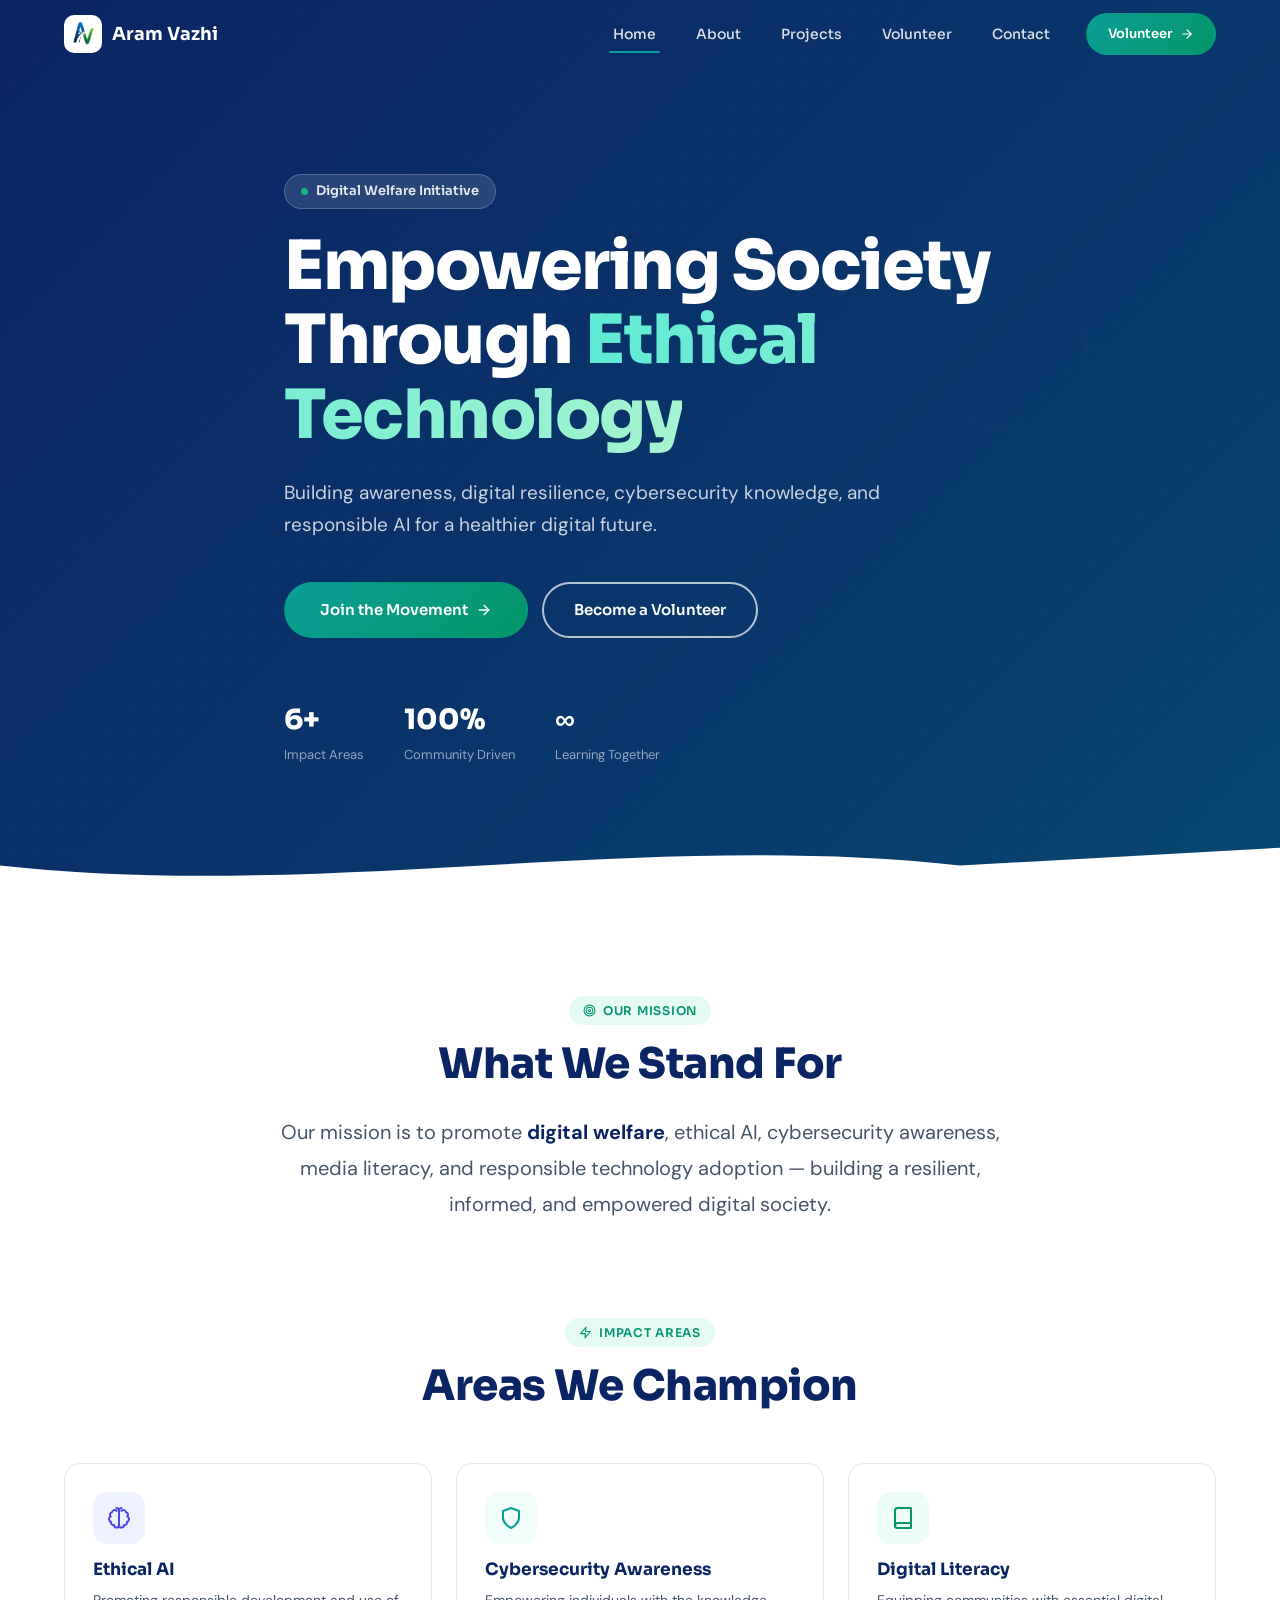
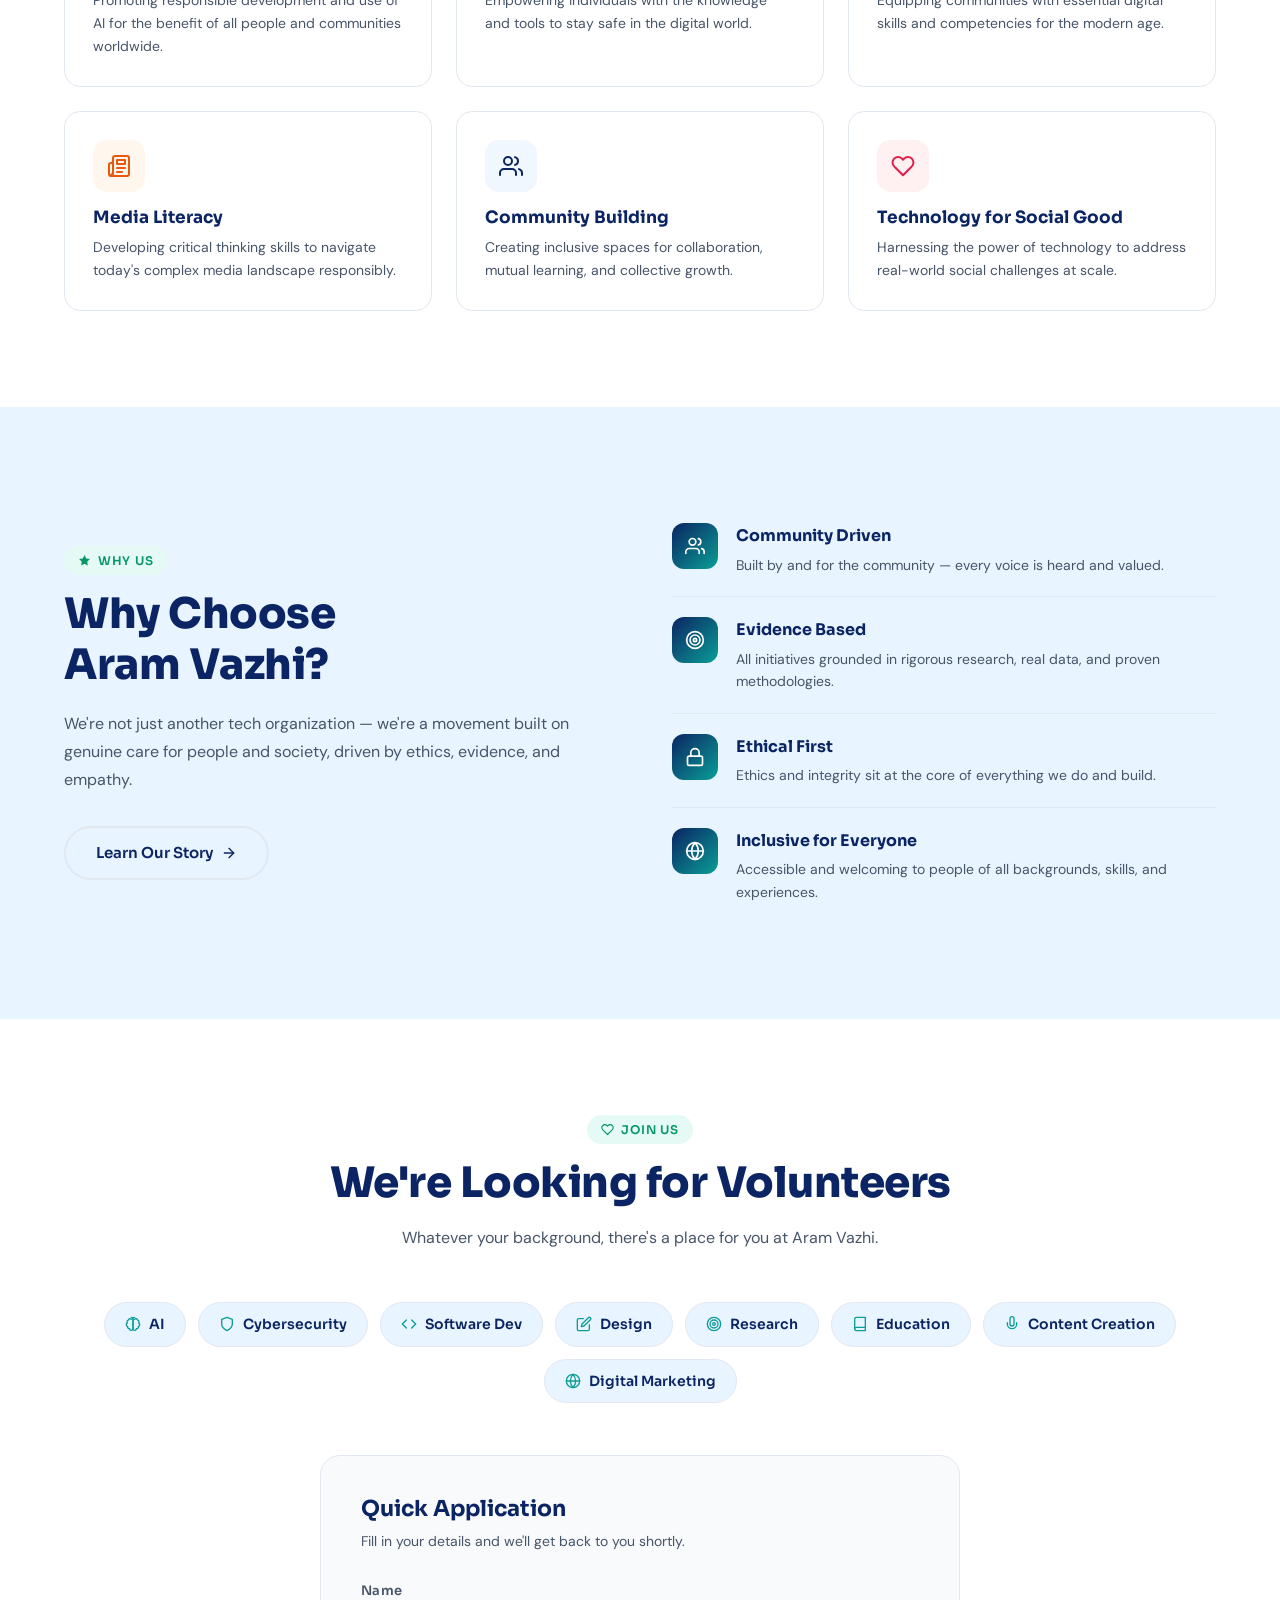
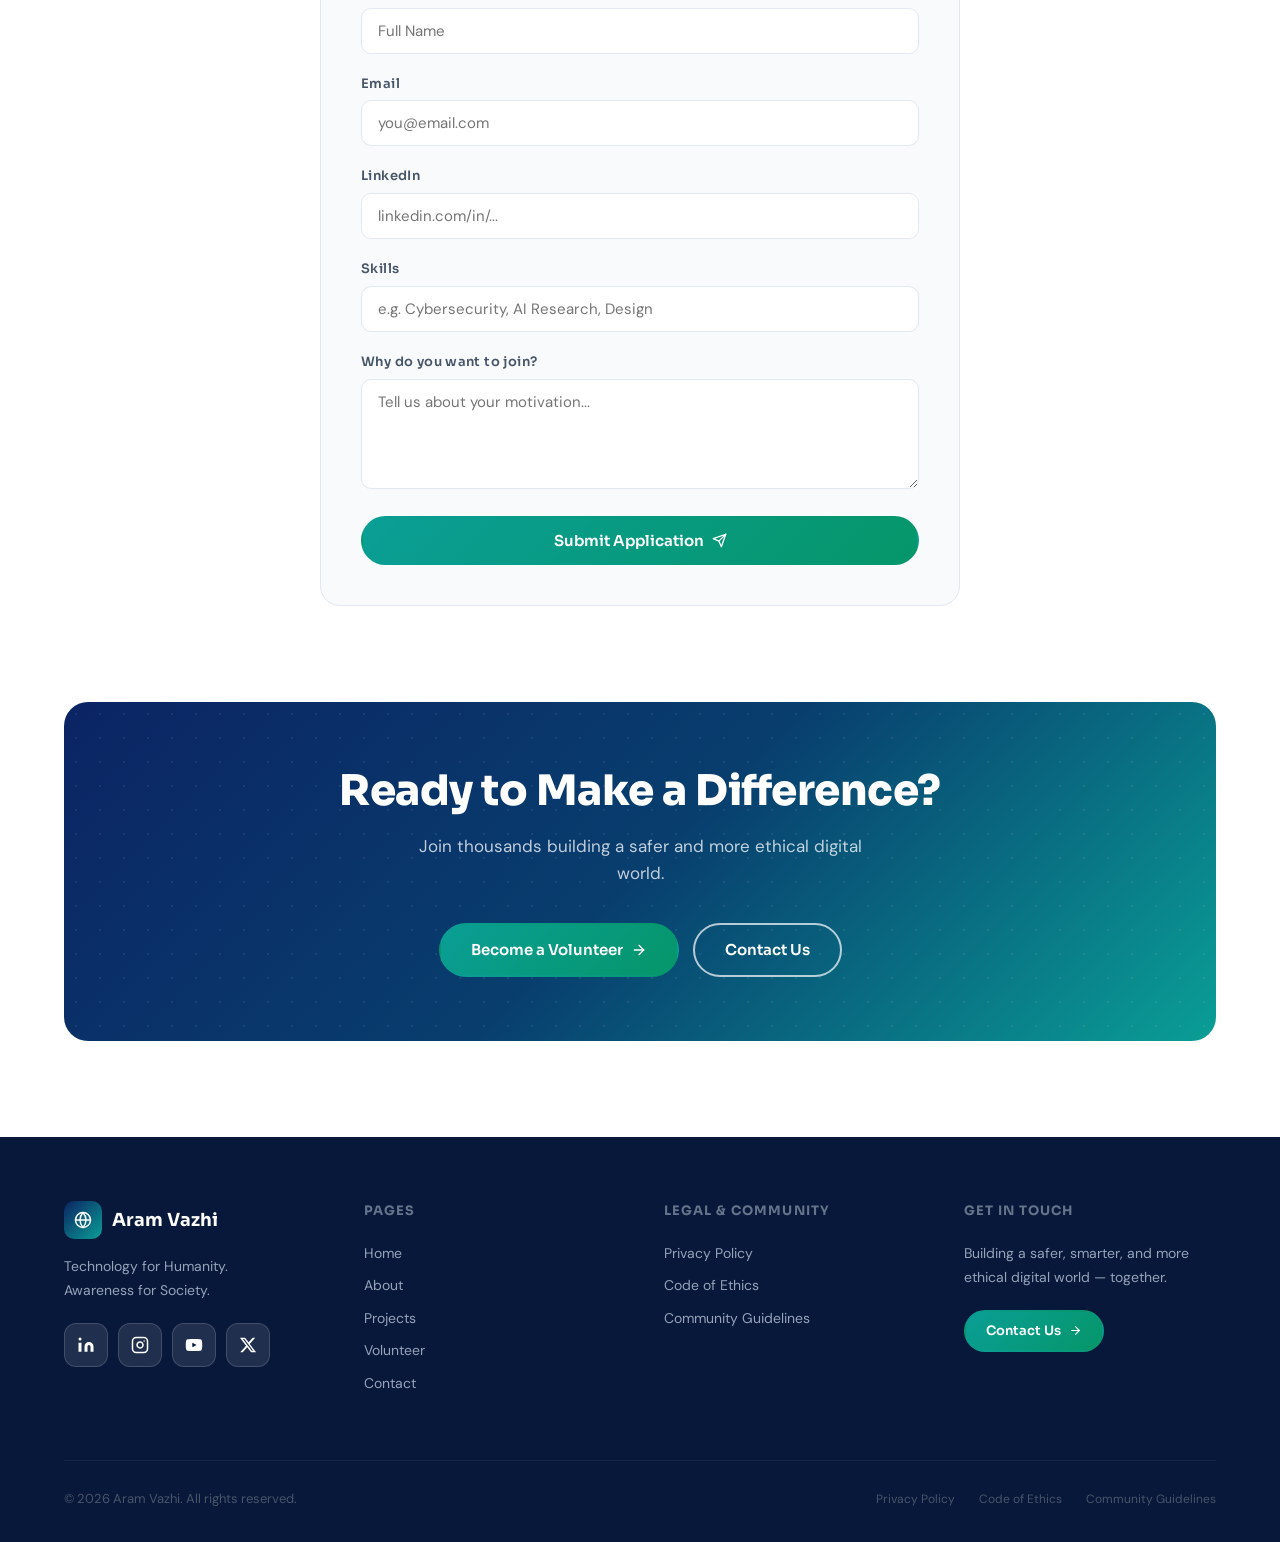
<file: index.html>
<!DOCTYPE html>
<html lang="en">
<head>
  <meta charset="UTF-8" />
  <meta name="viewport" content="width=device-width, initial-scale=1.0" />
  <title>Aram Vazhi — Empowering Society Through Ethical Technology</title>
  <meta name="description" content="Aram Vazhi is a digital welfare initiative focused on ethical technology, digital literacy, cybersecurity awareness, responsible AI, media literacy, and social impact." />
  <link rel="stylesheet" href="css/style.css" />
</head>
<body class="home-page">

  <!-- ═══════════════════════════════ NAVBAR ═══════════════════════════════ -->
  <nav id="navbar">
    <div class="nav-inner">
      <a href="index.html" class="nav-logo">
        <div class="nav-logo-icon">
          <img src="logo.png" alt="Company Logo" width="30" height="30">
      <!--     <svg width="18" height="18" /></svg> -->
        </div>
        <span class="nav-logo-text">Aram Vazhi</span>
      </a>
      <div class="nav-links">
        <a href="index.html"              class="nav-link">Home</a>
        <a href="about.html"              class="nav-link">About</a>
        <a href="projects.html"           class="nav-link">Projects</a>
        <a href="volunteer.html"          class="nav-link">Volunteer</a>
        <a href="contact.html"            class="nav-link">Contact</a>
        <a href="volunteer.html" class="btn btn-primary btn-sm">Volunteer
          <svg width="14" height="14" viewBox="0 0 24 24" fill="none" stroke="currentColor" stroke-width="2" stroke-linecap="round" stroke-linejoin="round"><line x1="5" y1="12" x2="19" y2="12"/><polyline points="12 5 19 12 12 19"/></svg>
        </a>
      </div>
      <button class="hamburger" id="hamburger" aria-label="Menu">
        <span></span><span></span><span></span>
      </button>
    </div>
    <div class="mobile-nav" id="mobile-nav">
      <a href="index.html">Home</a>
      <a href="about.html">About</a>
      <a href="projects.html">Projects</a>
      <a href="volunteer.html">Volunteer</a>
      <a href="contact.html">Contact</a>
      <a href="volunteer.html" class="btn btn-primary">Volunteer Now</a>
    </div>
  </nav>

  <!-- ═══════════════════════════════ HERO ═══════════════════════════════ -->
  <section class="hero">
    <div class="hero-dot-grid"></div>
    <div class="hero-circle" style="width:500px;height:500px;top:-150px;right:-100px;opacity:.15;"></div>
    <div class="hero-circle" style="width:300px;height:300px;bottom:50px;left:-80px;opacity:.10;"></div>
    <div class="hero-circle" style="width:160px;height:160px;top:30%;right:15%;opacity:.20;"></div>

    <div class="container" style="width:100%;">
      <div class="hero-content">
        <div class="hero-badge fade-up">
          <span class="hero-badge-dot"></span>
          <span class="hero-badge-text">Digital Welfare Initiative</span>
        </div>

        <h1 class="hero-title fade-up d1">
          Empowering Society Through
          <span class="text-gradient"> Ethical Technology</span>
        </h1>

        <p class="hero-subtitle fade-up d2">
          Building awareness, digital resilience, cybersecurity knowledge, and responsible AI for a healthier digital future.
        </p>

        <div class="hero-buttons fade-up d3">
          <a href="volunteer.html" class="btn btn-primary" style="font-size:15px;padding:14px 34px;">
            Join the Movement
            <svg width="16" height="16" viewBox="0 0 24 24" fill="none" stroke="currentColor" stroke-width="2" stroke-linecap="round" stroke-linejoin="round"><line x1="5" y1="12" x2="19" y2="12"/><polyline points="12 5 19 12 12 19"/></svg>
          </a>
          <a href="volunteer.html" class="btn btn-outline" style="font-size:15px;">Become a Volunteer</a>
        </div>

        <div class="hero-stats fade-up d4">
          <div><div class="hero-stat-num">6+</div><div class="hero-stat-label">Impact Areas</div></div>
          <div><div class="hero-stat-num">100%</div><div class="hero-stat-label">Community Driven</div></div>
          <div><div class="hero-stat-num">∞</div><div class="hero-stat-label">Learning Together</div></div>
        </div>
      </div>
    </div>

    <svg class="hero-wave" viewBox="0 0 1440 80" preserveAspectRatio="none" xmlns="http://www.w3.org/2000/svg">
      <path d="M0,80 L0,40 C360,80 720,0 1080,40 L1440,20 L1440,80 Z" fill="#fff"/>
    </svg>
  </section>

  <!-- ═══════════════════════════════ MISSION ═══════════════════════════════ -->
  <section class="section reveal" style="background:#fff;">
    <div class="container text-center">
      <div class="section-badge">
        <svg width="13" height="13" viewBox="0 0 24 24" fill="none" stroke="currentColor" stroke-width="2" stroke-linecap="round" stroke-linejoin="round"><circle cx="12" cy="12" r="10"/><circle cx="12" cy="12" r="6"/><circle cx="12" cy="12" r="2"/></svg>
        Our Mission
      </div>
      <h2 class="heading-md text-navy" style="margin-bottom:24px;">What We Stand For</h2>
      <p style="font-size:clamp(16px,2vw,20px);color:var(--gray-600);line-height:1.8;max-width:760px;margin:0 auto;">
        Our mission is to promote <strong style="color:var(--navy);">digital welfare</strong>, ethical AI, cybersecurity awareness, media literacy, and responsible technology adoption — building a resilient, informed, and empowered digital society.
      </p>
    </div>
  </section>

  <!-- ═══════════════════════════════ IMPACT AREAS ═══════════════════════════════ -->
  <section class="reveal" style="padding:0 24px 96px;background:#fff;">
    <div class="container">
      <div class="text-center" style="margin-bottom:52px;">
        <div class="section-badge">
          <svg width="13" height="13" viewBox="0 0 24 24" fill="none" stroke="currentColor" stroke-width="2" stroke-linecap="round" stroke-linejoin="round"><polygon points="13 2 3 14 12 14 11 22 21 10 12 10 13 2"/></svg>
          Impact Areas
        </div>
        <h2 class="heading-md text-navy">Areas We Champion</h2>
      </div>
      <div class="grid-3">
        <!-- Card 1 -->
        <div class="card"><div class="card-body">
          <div class="card-icon ic-indigo"><svg width="24" height="24" viewBox="0 0 24 24" fill="none" stroke="#4F46E5" stroke-width="2" stroke-linecap="round" stroke-linejoin="round"><path d="M9.5 2A2.5 2.5 0 0 1 12 4.5v15a2.5 2.5 0 0 1-4.96-.44 2.5 2.5 0 0 1-2.96-3.08 3 3 0 0 1-.34-5.58 2.5 2.5 0 0 1 1.32-4.24 2.5 2.5 0 0 1 4.44-1.16"/><path d="M14.5 2A2.5 2.5 0 0 0 12 4.5v15a2.5 2.5 0 0 0 4.96-.44 2.5 2.5 0 0 0 2.96-3.08 3 3 0 0 0 .34-5.58 2.5 2.5 0 0 0-1.32-4.24 2.5 2.5 0 0 0-4.44-1.16"/></svg></div>
          <h3 class="card-title">Ethical AI</h3>
          <p class="card-text">Promoting responsible development and use of AI for the benefit of all people and communities worldwide.</p>
        </div></div>
        <!-- Card 2 -->
        <div class="card"><div class="card-body">
          <div class="card-icon ic-teal"><svg width="24" height="24" viewBox="0 0 24 24" fill="none" stroke="#0A9E96" stroke-width="2" stroke-linecap="round" stroke-linejoin="round"><path d="M12 22s8-4 8-10V5l-8-3-8 3v7c0 6 8 10 8 10z"/></svg></div>
          <h3 class="card-title">Cybersecurity Awareness</h3>
          <p class="card-text">Empowering individuals with the knowledge and tools to stay safe in the digital world.</p>
        </div></div>
        <!-- Card 3 -->
        <div class="card"><div class="card-body">
          <div class="card-icon ic-green"><svg width="24" height="24" viewBox="0 0 24 24" fill="none" stroke="#059669" stroke-width="2" stroke-linecap="round" stroke-linejoin="round"><path d="M4 19.5A2.5 2.5 0 0 1 6.5 17H20"/><path d="M6.5 2H20v20H6.5A2.5 2.5 0 0 1 4 19.5v-15A2.5 2.5 0 0 1 6.5 2z"/></svg></div>
          <h3 class="card-title">Digital Literacy</h3>
          <p class="card-text">Equipping communities with essential digital skills and competencies for the modern age.</p>
        </div></div>
        <!-- Card 4 -->
        <div class="card"><div class="card-body">
          <div class="card-icon ic-orange"><svg width="24" height="24" viewBox="0 0 24 24" fill="none" stroke="#EA580C" stroke-width="2" stroke-linecap="round" stroke-linejoin="round"><path d="M4 22h16a2 2 0 0 0 2-2V4a2 2 0 0 0-2-2H8a2 2 0 0 0-2 2v16a2 2 0 0 0-2 2Zm0 0a2 2 0 0 1-2-2v-9c0-1.1.9-2 2-2h2"/><path d="M18 14h-8"/><path d="M15 18h-5"/><path d="M10 6h8v4h-8V6Z"/></svg></div>
          <h3 class="card-title">Media Literacy</h3>
          <p class="card-text">Developing critical thinking skills to navigate today's complex media landscape responsibly.</p>
        </div></div>
        <!-- Card 5 -->
        <div class="card"><div class="card-body">
          <div class="card-icon ic-blue"><svg width="24" height="24" viewBox="0 0 24 24" fill="none" stroke="#0B2463" stroke-width="2" stroke-linecap="round" stroke-linejoin="round"><path d="M17 21v-2a4 4 0 0 0-4-4H5a4 4 0 0 0-4 4v2"/><circle cx="9" cy="7" r="4"/><path d="M23 21v-2a4 4 0 0 0-3-3.87"/><path d="M16 3.13a4 4 0 0 1 0 7.75"/></svg></div>
          <h3 class="card-title">Community Building</h3>
          <p class="card-text">Creating inclusive spaces for collaboration, mutual learning, and collective growth.</p>
        </div></div>
        <!-- Card 6 -->
        <div class="card"><div class="card-body">
          <div class="card-icon ic-red"><svg width="24" height="24" viewBox="0 0 24 24" fill="none" stroke="#E11D48" stroke-width="2" stroke-linecap="round" stroke-linejoin="round"><path d="M20.84 4.61a5.5 5.5 0 0 0-7.78 0L12 5.67l-1.06-1.06a5.5 5.5 0 0 0-7.78 7.78l1.06 1.06L12 21.23l7.78-7.78 1.06-1.06a5.5 5.5 0 0 0 0-7.78z"/></svg></div>
          <h3 class="card-title">Technology for Social Good</h3>
          <p class="card-text">Harnessing the power of technology to address real-world social challenges at scale.</p>
        </div></div>
      </div>
    </div>
  </section>

  <!-- ═══════════════════════════════ WHY ARAM VAZHI ═══════════════════════════════ -->
  <section class="section reveal" style="background:var(--sky);">
    <div class="container">
      <div class="grid-2">
        <div>
          <div class="section-badge">
            <svg width="13" height="13" viewBox="0 0 24 24" fill="#059669" stroke="none"><polygon points="12 2 15.09 8.26 22 9.27 17 14.14 18.18 21.02 12 17.77 5.82 21.02 7 14.14 2 9.27 8.91 8.26 12 2"/></svg>
            Why Us
          </div>
          <h2 class="heading-md text-navy" style="margin-bottom:20px;">Why Choose<br>Aram Vazhi?</h2>
          <p style="font-size:16px;color:var(--gray-600);line-height:1.75;margin-bottom:32px;">
            We're not just another tech organization — we're a movement built on genuine care for people and society, driven by ethics, evidence, and empathy.
          </p>
          <a href="about.html" class="btn btn-secondary">
            Learn Our Story
            <svg width="16" height="16" viewBox="0 0 24 24" fill="none" stroke="currentColor" stroke-width="2" stroke-linecap="round" stroke-linejoin="round"><line x1="5" y1="12" x2="19" y2="12"/><polyline points="12 5 19 12 12 19"/></svg>
          </a>
        </div>
        <div>
          <div class="why-item">
            <div class="why-icon"><svg width="20" height="20" viewBox="0 0 24 24" fill="none" stroke="#fff" stroke-width="2" stroke-linecap="round" stroke-linejoin="round"><path d="M17 21v-2a4 4 0 0 0-4-4H5a4 4 0 0 0-4 4v2"/><circle cx="9" cy="7" r="4"/><path d="M23 21v-2a4 4 0 0 0-3-3.87"/><path d="M16 3.13a4 4 0 0 1 0 7.75"/></svg></div>
            <div><div class="why-title">Community Driven</div><p class="why-text">Built by and for the community — every voice is heard and valued.</p></div>
          </div>
          <div class="why-item">
            <div class="why-icon"><svg width="20" height="20" viewBox="0 0 24 24" fill="none" stroke="#fff" stroke-width="2" stroke-linecap="round" stroke-linejoin="round"><circle cx="12" cy="12" r="10"/><circle cx="12" cy="12" r="6"/><circle cx="12" cy="12" r="2"/></svg></div>
            <div><div class="why-title">Evidence Based</div><p class="why-text">All initiatives grounded in rigorous research, real data, and proven methodologies.</p></div>
          </div>
          <div class="why-item">
            <div class="why-icon"><svg width="20" height="20" viewBox="0 0 24 24" fill="none" stroke="#fff" stroke-width="2" stroke-linecap="round" stroke-linejoin="round"><rect x="3" y="11" width="18" height="11" rx="2" ry="2"/><path d="M7 11V7a5 5 0 0 1 10 0v4"/></svg></div>
            <div><div class="why-title">Ethical First</div><p class="why-text">Ethics and integrity sit at the core of everything we do and build.</p></div>
          </div>
          <div class="why-item">
            <div class="why-icon"><svg width="20" height="20" viewBox="0 0 24 24" fill="none" stroke="#fff" stroke-width="2" stroke-linecap="round" stroke-linejoin="round"><circle cx="12" cy="12" r="10"/><line x1="2" y1="12" x2="22" y2="12"/><path d="M12 2a15.3 15.3 0 0 1 4 10 15.3 15.3 0 0 1-4 10 15.3 15.3 0 0 1-4-10 15.3 15.3 0 0 1 4-10z"/></svg></div>
            <div><div class="why-title">Inclusive for Everyone</div><p class="why-text">Accessible and welcoming to people of all backgrounds, skills, and experiences.</p></div>
          </div>
        </div>
      </div>
    </div>
  </section>

  <!-- ═══════════════════════════════ VOLUNTEER INVITE ═══════════════════════════════ -->
  <section class="section reveal" style="background:#fff;">
    <div class="container">
      <div class="text-center" style="margin-bottom:52px;">
        <div class="section-badge">
          <svg width="13" height="13" viewBox="0 0 24 24" fill="none" stroke="currentColor" stroke-width="2" stroke-linecap="round" stroke-linejoin="round"><path d="M20.84 4.61a5.5 5.5 0 0 0-7.78 0L12 5.67l-1.06-1.06a5.5 5.5 0 0 0-7.78 7.78l1.06 1.06L12 21.23l7.78-7.78 1.06-1.06a5.5 5.5 0 0 0 0-7.78z"/></svg>
          Join Us
        </div>
        <h2 class="heading-md text-navy" style="margin-bottom:16px;">We're Looking for Volunteers</h2>
        <p style="font-size:16px;color:var(--gray-600);max-width:560px;margin:0 auto;">Whatever your background, there's a place for you at Aram Vazhi.</p>
      </div>

      <div class="chips">
        <div class="chip"><svg width="16" height="16" viewBox="0 0 24 24" fill="none" stroke="var(--teal)" stroke-width="2" stroke-linecap="round" stroke-linejoin="round"><path d="M9.5 2A2.5 2.5 0 0 1 12 4.5v15a2.5 2.5 0 0 1-4.96-.44 2.5 2.5 0 0 1-2.96-3.08 3 3 0 0 1-.34-5.58 2.5 2.5 0 0 1 1.32-4.24 2.5 2.5 0 0 1 4.44-1.16"/><path d="M14.5 2A2.5 2.5 0 0 0 12 4.5v15a2.5 2.5 0 0 0 4.96-.44 2.5 2.5 0 0 0 2.96-3.08 3 3 0 0 0 .34-5.58 2.5 2.5 0 0 0-1.32-4.24 2.5 2.5 0 0 0-4.44-1.16"/></svg><span class="chip-label">AI</span></div>
        <div class="chip"><svg width="16" height="16" viewBox="0 0 24 24" fill="none" stroke="var(--teal)" stroke-width="2" stroke-linecap="round" stroke-linejoin="round"><path d="M12 22s8-4 8-10V5l-8-3-8 3v7c0 6 8 10 8 10z"/></svg><span class="chip-label">Cybersecurity</span></div>
        <div class="chip"><svg width="16" height="16" viewBox="0 0 24 24" fill="none" stroke="var(--teal)" stroke-width="2" stroke-linecap="round" stroke-linejoin="round"><polyline points="16 18 22 12 16 6"/><polyline points="8 6 2 12 8 18"/></svg><span class="chip-label">Software Dev</span></div>
        <div class="chip"><svg width="16" height="16" viewBox="0 0 24 24" fill="none" stroke="var(--teal)" stroke-width="2" stroke-linecap="round" stroke-linejoin="round"><path d="M11 4H4a2 2 0 0 0-2 2v14a2 2 0 0 0 2 2h14a2 2 0 0 0 2-2v-7"/><path d="M18.5 2.5a2.121 2.121 0 0 1 3 3L12 15l-4 1 1-4 9.5-9.5z"/></svg><span class="chip-label">Design</span></div>
        <div class="chip"><svg width="16" height="16" viewBox="0 0 24 24" fill="none" stroke="var(--teal)" stroke-width="2" stroke-linecap="round" stroke-linejoin="round"><circle cx="12" cy="12" r="10"/><circle cx="12" cy="12" r="6"/><circle cx="12" cy="12" r="2"/></svg><span class="chip-label">Research</span></div>
        <div class="chip"><svg width="16" height="16" viewBox="0 0 24 24" fill="none" stroke="var(--teal)" stroke-width="2" stroke-linecap="round" stroke-linejoin="round"><path d="M4 19.5A2.5 2.5 0 0 1 6.5 17H20"/><path d="M6.5 2H20v20H6.5A2.5 2.5 0 0 1 4 19.5v-15A2.5 2.5 0 0 1 6.5 2z"/></svg><span class="chip-label">Education</span></div>
        <div class="chip"><svg width="16" height="16" viewBox="0 0 24 24" fill="none" stroke="var(--teal)" stroke-width="2" stroke-linecap="round" stroke-linejoin="round"><path d="M12 1a3 3 0 0 0-3 3v8a3 3 0 0 0 6 0V4a3 3 0 0 0-3-3z"/><path d="M19 10v2a7 7 0 0 1-14 0v-2"/></svg><span class="chip-label">Content Creation</span></div>
        <div class="chip"><svg width="16" height="16" viewBox="0 0 24 24" fill="none" stroke="var(--teal)" stroke-width="2" stroke-linecap="round" stroke-linejoin="round"><circle cx="12" cy="12" r="10"/><line x1="2" y1="12" x2="22" y2="12"/><path d="M12 2a15.3 15.3 0 0 1 4 10 15.3 15.3 0 0 1-4 10 15.3 15.3 0 0 1-4-10 15.3 15.3 0 0 1 4-10z"/></svg><span class="chip-label">Digital Marketing</span></div>
      </div>

      <!-- Quick form -->
      <div style="max-width:640px;margin:0 auto;" class="form-card-bg">
        <h3 style="font-family:var(--font-display);font-weight:700;font-size:22px;color:var(--navy);margin-bottom:8px;">Quick Application</h3>
        <p style="font-size:14px;color:var(--gray-600);margin-bottom:28px;">Fill in your details and we'll get back to you shortly.</p>

        <form id="quick-form" action="https://api.web3forms.com/submit" method="POST">
          <input type="hidden" name="access_key" value="4113a6d6-320a-4533-b79f-c2c8db5e5feb">
          <div class="form-group"><label class="form-label">Name</label><input class="form-input" type="text" name="name" placeholder="Full Name" required></div>
          <div class="form-group"><label class="form-label">Email</label><input class="form-input" type="email" name="email" placeholder="you@email.com" required></div>
          <div class="form-group"><label class="form-label">LinkedIn</label><input class="form-input" type="url" name="linkedin" placeholder="linkedin.com/in/..."></div>
          <div class="form-group"><label class="form-label">Skills</label><input class="form-input" type="text" name="skills" placeholder="e.g. Cybersecurity, AI Research, Design"></div>
          <div class="form-group"><label class="form-label">Why do you want to join?</label><textarea class="form-textarea" name="message" placeholder="Tell us about your motivation..."></textarea></div>
          <button type="submit" class="btn btn-primary" style="width:100%;justify-content:center;font-size:15px;">
            Submit Application
            <svg width="15" height="15" viewBox="0 0 24 24" fill="none" stroke="currentColor" stroke-width="2" stroke-linecap="round" stroke-linejoin="round"><line x1="22" y1="2" x2="11" y2="13"/><polygon points="22 2 15 22 11 13 2 9 22 2"/></svg>
          </button>
        </form>

        <div class="success-box" id="quick-success">
          <div class="success-icon"><svg width="32" height="32" viewBox="0 0 24 24" fill="none" stroke="#059669" stroke-width="2.5" stroke-linecap="round" stroke-linejoin="round"><polyline points="20 6 9 17 4 12"/></svg></div>
          <div class="success-title">Application Received!</div>
          <p class="success-text">Thank you for your interest. We'll be in touch soon.</p>
        </div>
      </div>
    </div>
  </section>

  <!-- ═══════════════════════════════ CTA BANNER ═══════════════════════════════ -->
  <section class="reveal" style="padding:0 24px 96px;">
    <div class="container">
      <div class="cta-banner">
        <div class="cta-banner-dots"></div>
        <div class="cta-banner-content">
          <h2 class="heading-md" style="color:#fff;margin-bottom:16px;">Ready to Make a Difference?</h2>
          <p>Join thousands building a safer and more ethical digital world.</p>
          <div class="cta-banner-btns">
            <a href="volunteer.html" class="btn btn-primary">Become a Volunteer <svg width="16" height="16" viewBox="0 0 24 24" fill="none" stroke="currentColor" stroke-width="2" stroke-linecap="round" stroke-linejoin="round"><line x1="5" y1="12" x2="19" y2="12"/><polyline points="12 5 19 12 12 19"/></svg></a>
            <a href="contact.html"   class="btn btn-outline">Contact Us</a>
          </div>
        </div>
      </div>
    </div>
  </section>

  <!-- ═══════════════════════════════ FOOTER ═══════════════════════════════ -->
  <footer class="footer">
    <div class="container">
      <div class="footer-grid">
        <div>
          <a href="index.html" class="footer-logo">
            <div class="footer-logo-icon"><svg width="18" height="18" viewBox="0 0 24 24" fill="none" stroke="#fff" stroke-width="2" stroke-linecap="round" stroke-linejoin="round"><circle cx="12" cy="12" r="10"/><line x1="2" y1="12" x2="22" y2="12"/><path d="M12 2a15.3 15.3 0 0 1 4 10 15.3 15.3 0 0 1-4 10 15.3 15.3 0 0 1-4-10 15.3 15.3 0 0 1 4-10z"/></svg></div>
            <span class="footer-logo-name">Aram Vazhi</span>
          </a>
          <p class="footer-tagline">Technology for Humanity.<br>Awareness for Society.</p>
          <div class="footer-socials">
            <a href="#" class="footer-social-btn" aria-label="LinkedIn"><svg width="18" height="18" viewBox="0 0 24 24" fill="#fff"><path d="M16 8a6 6 0 0 1 6 6v7h-4v-7a2 2 0 0 0-2-2 2 2 0 0 0-2 2v7h-4v-7a6 6 0 0 1 6-6z"/><rect x="2" y="9" width="4" height="12"/><circle cx="4" cy="4" r="2"/></svg></a>
            <a href="#" class="footer-social-btn" aria-label="Instagram"><svg width="18" height="18" viewBox="0 0 24 24" fill="none" stroke="#fff" stroke-width="2" stroke-linecap="round" stroke-linejoin="round"><rect x="2" y="2" width="20" height="20" rx="5" ry="5"/><path d="M16 11.37A4 4 0 1 1 12.63 8 4 4 0 0 1 16 11.37z"/><line x1="17.5" y1="6.5" x2="17.51" y2="6.5"/></svg></a>
            <a href="#" class="footer-social-btn" aria-label="YouTube"><svg width="18" height="18" viewBox="0 0 24 24" fill="#fff"><path d="M22.54 6.42a2.78 2.78 0 0 0-1.95-1.96C18.88 4 12 4 12 4s-6.88 0-8.59.46a2.78 2.78 0 0 0-1.95 1.96A29 29 0 0 0 1 12a29 29 0 0 0 .46 5.58A2.78 2.78 0 0 0 3.41 19.6C5.12 20.06 12 20.06 12 20.06s6.88 0 8.59-.46a2.78 2.78 0 0 0 1.95-1.95A29 29 0 0 0 23 12a29 29 0 0 0-.46-5.58z"/><polygon points="9.75 15.02 15.5 12 9.75 8.98 9.75 15.02" fill="#08183A"/></svg></a>
            <a href="#" class="footer-social-btn" aria-label="X"><svg width="18" height="18" viewBox="0 0 24 24" fill="#fff"><path d="M18.244 2.25h3.308l-7.227 8.26 8.502 11.24H16.17l-5.214-6.817L4.99 21.75H1.68l7.73-8.835L1.254 2.25H8.08l4.713 6.231zm-1.161 17.52h1.833L7.084 4.126H5.117z"/></svg></a>
          </div>
        </div>
        <div>
          <div class="footer-col-title">Pages</div>
          <a href="index.html"     class="footer-link">Home</a>
          <a href="about.html"     class="footer-link">About</a>
          <a href="projects.html"  class="footer-link">Projects</a>
          <a href="volunteer.html" class="footer-link">Volunteer</a>
          <a href="contact.html"   class="footer-link">Contact</a>
        </div>
        <div>
          <div class="footer-col-title">Legal &amp; Community</div>
          <a href="privacy-policy.html"       class="footer-link">Privacy Policy</a>
          <a href="code-of-ethics.html"       class="footer-link">Code of Ethics</a>
          <a href="community-guidelines.html" class="footer-link">Community Guidelines</a>
        </div>
        <div>
          <div class="footer-col-title">Get in Touch</div>
          <p style="color:#94A3B8;font-size:14px;line-height:1.7;margin-bottom:20px;">Building a safer, smarter, and more ethical digital world — together.</p>
          <a href="contact.html" class="btn btn-primary btn-sm">Contact Us <svg width="13" height="13" viewBox="0 0 24 24" fill="none" stroke="currentColor" stroke-width="2" stroke-linecap="round" stroke-linejoin="round"><line x1="5" y1="12" x2="19" y2="12"/><polyline points="12 5 19 12 12 19"/></svg></a>
        </div>
      </div>
      <div class="footer-bottom">
        <span class="footer-copy">© <span id="yr"></span> Aram Vazhi. All rights reserved.</span>
        <div class="footer-legal">
          <a href="privacy-policy.html">Privacy Policy</a>
          <a href="code-of-ethics.html">Code of Ethics</a>
          <a href="community-guidelines.html">Community Guidelines</a>
        </div>
      </div>
    </div>
  </footer>

  <script src="js/main.js"></script>
  <script>document.getElementById('yr').textContent = new Date().getFullYear();</script>
</body>
</html>
</file>
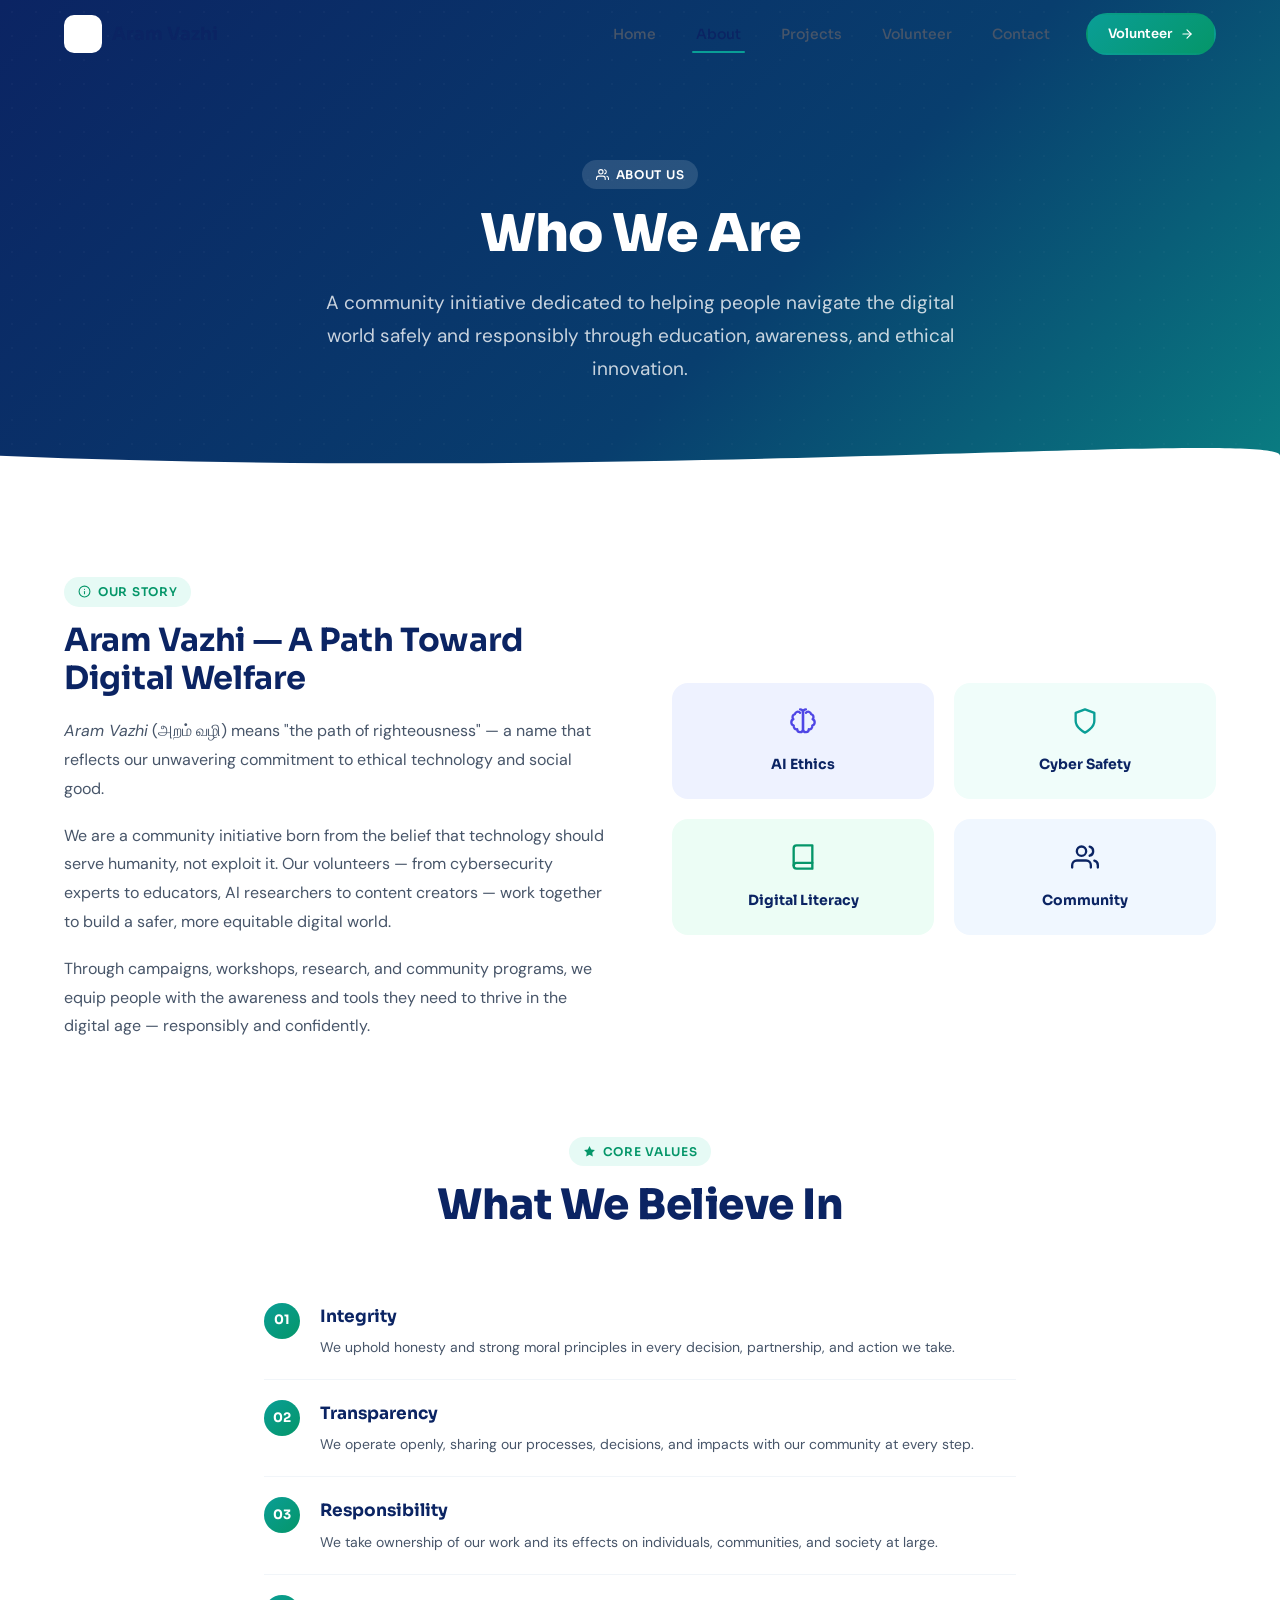
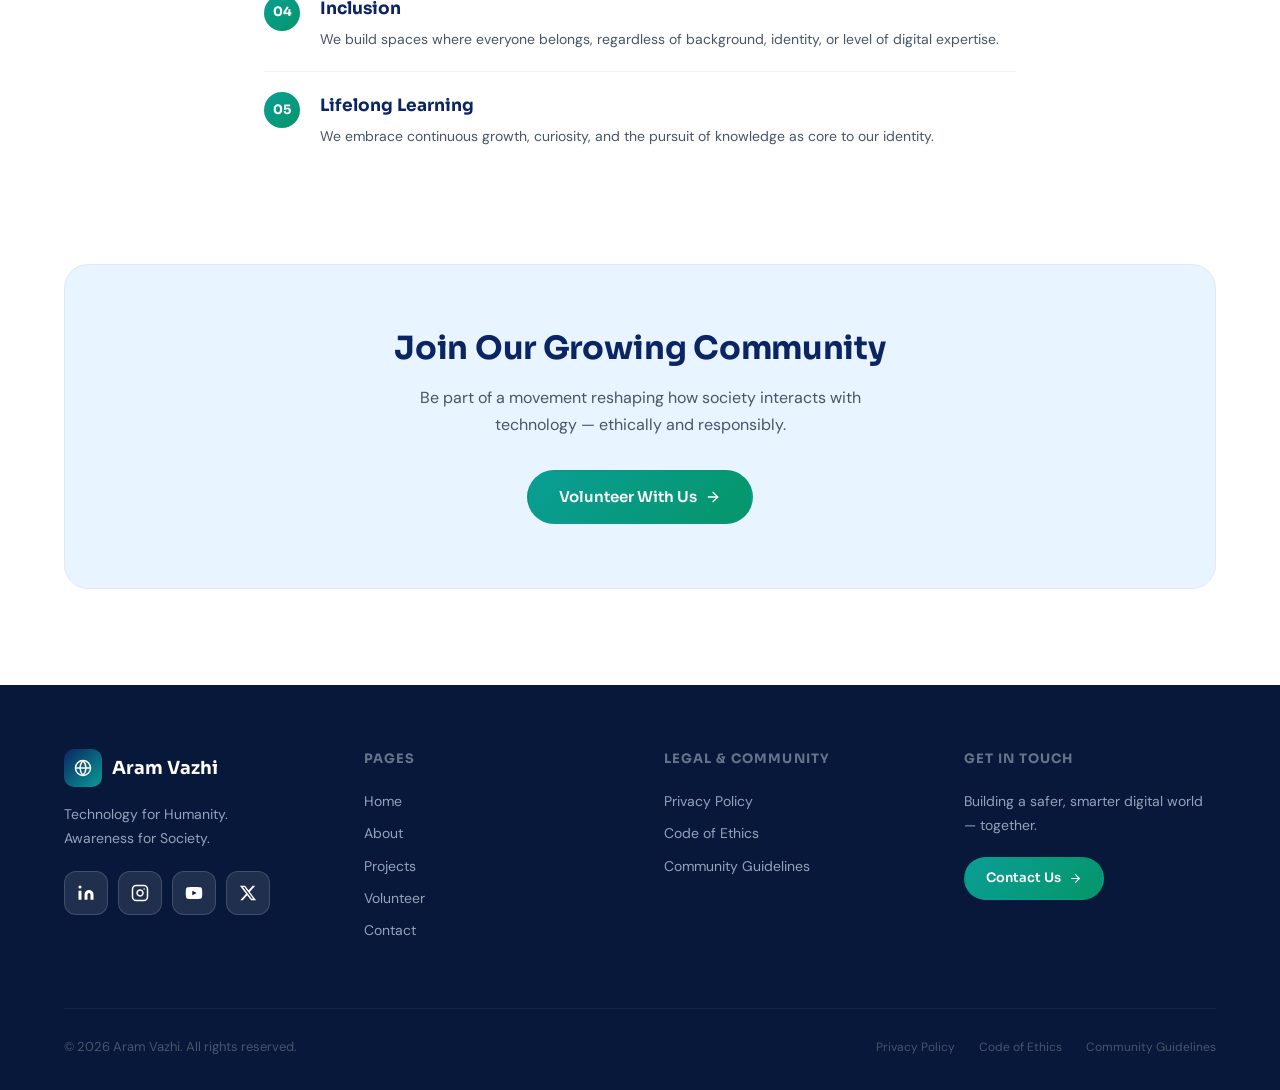
<file: about.html>
<!DOCTYPE html>
<html lang="en">
<head>
  <meta charset="UTF-8" />
  <meta name="viewport" content="width=device-width, initial-scale=1.0" />
  <title>About — Aram Vazhi</title>
  <meta name="description" content="Learn about Aram Vazhi — a community initiative dedicated to helping people navigate the digital world safely and responsibly." />
  <link rel="stylesheet" href="css/style.css" />
</head>
<body class="page-in">

  <!-- NAVBAR -->
  <nav id="navbar">
    <div class="nav-inner">
      <a href="index.html" class="nav-logo">
        <div class="nav-logo-icon"><svg width="18" height="18" viewBox="0 0 24 24" fill="none" stroke="#fff" stroke-width="2" stroke-linecap="round" stroke-linejoin="round"><circle cx="12" cy="12" r="10"/><line x1="2" y1="12" x2="22" y2="12"/><path d="M12 2a15.3 15.3 0 0 1 4 10 15.3 15.3 0 0 1-4 10 15.3 15.3 0 0 1-4-10 15.3 15.3 0 0 1 4-10z"/></svg></div>
        <span class="nav-logo-text">Aram Vazhi</span>
      </a>
      <div class="nav-links">
        <a href="index.html" class="nav-link">Home</a>
        <a href="about.html" class="nav-link">About</a>
        <a href="projects.html" class="nav-link">Projects</a>
        <a href="volunteer.html" class="nav-link">Volunteer</a>
        <a href="contact.html" class="nav-link">Contact</a>
        <a href="volunteer.html" class="btn btn-primary btn-sm">Volunteer <svg width="14" height="14" viewBox="0 0 24 24" fill="none" stroke="currentColor" stroke-width="2" stroke-linecap="round" stroke-linejoin="round"><line x1="5" y1="12" x2="19" y2="12"/><polyline points="12 5 19 12 12 19"/></svg></a>
      </div>
      <button class="hamburger" id="hamburger" aria-label="Menu"><span></span><span></span><span></span></button>
    </div>
    <div class="mobile-nav" id="mobile-nav">
      <a href="index.html">Home</a><a href="about.html">About</a><a href="projects.html">Projects</a><a href="volunteer.html">Volunteer</a><a href="contact.html">Contact</a>
      <a href="volunteer.html" class="btn btn-primary">Volunteer Now</a>
    </div>
  </nav>

  <!-- PAGE HERO -->
  <section class="page-hero" style="background:linear-gradient(135deg,#0B2463,#083E6E 60%,#0A7E82);">
    <div class="page-hero-dot"></div>
    <div class="page-hero-content">
      <div class="section-badge light">
        <svg width="13" height="13" viewBox="0 0 24 24" fill="none" stroke="currentColor" stroke-width="2" stroke-linecap="round" stroke-linejoin="round"><path d="M17 21v-2a4 4 0 0 0-4-4H5a4 4 0 0 0-4 4v2"/><circle cx="9" cy="7" r="4"/><path d="M23 21v-2a4 4 0 0 0-3-3.87"/><path d="M16 3.13a4 4 0 0 1 0 7.75"/></svg>
        About Us
      </div>
      <h1 class="heading-lg fade-up">Who We Are</h1>
      <p class="fade-up d1">A community initiative dedicated to helping people navigate the digital world safely and responsibly through education, awareness, and ethical innovation.</p>
    </div>
    <svg class="page-hero-wave" viewBox="0 0 1440 60" preserveAspectRatio="none" xmlns="http://www.w3.org/2000/svg">
      <path d="M0,60 L0,30 C720,60 1440,0 1440,30 L1440,60 Z" fill="#fff"/>
    </svg>
  </section>

  <!-- STORY -->
  <section class="section reveal" style="background:#fff;">
    <div class="container">
      <div class="grid-2">
        <div>
          <div class="section-badge">
            <svg width="13" height="13" viewBox="0 0 24 24" fill="none" stroke="currentColor" stroke-width="2" stroke-linecap="round" stroke-linejoin="round"><circle cx="12" cy="12" r="10"/><line x1="12" y1="16" x2="12" y2="12"/><line x1="12" y1="8" x2="12.01" y2="8"/></svg>
            Our Story
          </div>
          <h2 class="heading-sm text-navy" style="margin-bottom:20px;">Aram Vazhi — A Path Toward Digital Welfare</h2>
          <p style="font-size:16px;color:var(--gray-600);line-height:1.8;margin-bottom:18px;">
            <em>Aram Vazhi</em> (அறம் வழி) means "the path of righteousness" — a name that reflects our unwavering commitment to ethical technology and social good.
          </p>
          <p style="font-size:16px;color:var(--gray-600);line-height:1.8;margin-bottom:18px;">
            We are a community initiative born from the belief that technology should serve humanity, not exploit it. Our volunteers — from cybersecurity experts to educators, AI researchers to content creators — work together to build a safer, more equitable digital world.
          </p>
          <p style="font-size:16px;color:var(--gray-600);line-height:1.8;">
            Through campaigns, workshops, research, and community programs, we equip people with the awareness and tools they need to thrive in the digital age — responsibly and confidently.
          </p>
        </div>
        <div class="pillar-grid">
          <div class="pillar-card" style="background:#EEF2FF;">
            <svg width="28" height="28" viewBox="0 0 24 24" fill="none" stroke="#4F46E5" stroke-width="2" stroke-linecap="round" stroke-linejoin="round"><path d="M9.5 2A2.5 2.5 0 0 1 12 4.5v15a2.5 2.5 0 0 1-4.96-.44 2.5 2.5 0 0 1-2.96-3.08 3 3 0 0 1-.34-5.58 2.5 2.5 0 0 1 1.32-4.24 2.5 2.5 0 0 1 4.44-1.16"/><path d="M14.5 2A2.5 2.5 0 0 0 12 4.5v15a2.5 2.5 0 0 0 4.96-.44 2.5 2.5 0 0 0 2.96-3.08 3 3 0 0 0 .34-5.58 2.5 2.5 0 0 0-1.32-4.24 2.5 2.5 0 0 0-4.44-1.16"/></svg>
            <div class="pillar-card-title">AI Ethics</div>
          </div>
          <div class="pillar-card" style="background:#F0FDFA;">
            <svg width="28" height="28" viewBox="0 0 24 24" fill="none" stroke="#0A9E96" stroke-width="2" stroke-linecap="round" stroke-linejoin="round"><path d="M12 22s8-4 8-10V5l-8-3-8 3v7c0 6 8 10 8 10z"/></svg>
            <div class="pillar-card-title">Cyber Safety</div>
          </div>
          <div class="pillar-card" style="background:#ECFDF5;">
            <svg width="28" height="28" viewBox="0 0 24 24" fill="none" stroke="#059669" stroke-width="2" stroke-linecap="round" stroke-linejoin="round"><path d="M4 19.5A2.5 2.5 0 0 1 6.5 17H20"/><path d="M6.5 2H20v20H6.5A2.5 2.5 0 0 1 4 19.5v-15A2.5 2.5 0 0 1 6.5 2z"/></svg>
            <div class="pillar-card-title">Digital Literacy</div>
          </div>
          <div class="pillar-card" style="background:#F0F7FF;">
            <svg width="28" height="28" viewBox="0 0 24 24" fill="none" stroke="#0B2463" stroke-width="2" stroke-linecap="round" stroke-linejoin="round"><path d="M17 21v-2a4 4 0 0 0-4-4H5a4 4 0 0 0-4 4v2"/><circle cx="9" cy="7" r="4"/><path d="M23 21v-2a4 4 0 0 0-3-3.87"/><path d="M16 3.13a4 4 0 0 1 0 7.75"/></svg>
            <div class="pillar-card-title">Community</div>
          </div>
        </div>
      </div>
    </div>
  </section>

  <!-- CORE VALUES -->
  <section class="reveal" style="padding:0 24px 96px;background:#fff;">
    <div class="container" style="max-width:800px;">
      <div class="text-center" style="margin-bottom:52px;">
        <div class="section-badge"><svg width="13" height="13" viewBox="0 0 24 24" fill="#059669"><polygon points="12 2 15.09 8.26 22 9.27 17 14.14 18.18 21.02 12 17.77 5.82 21.02 7 14.14 2 9.27 8.91 8.26 12 2"/></svg> Core Values</div>
        <h2 class="heading-md text-navy">What We Believe In</h2>
      </div>
      <div class="value-item"><div class="value-num">01</div><div><div class="value-title">Integrity</div><p class="value-text">We uphold honesty and strong moral principles in every decision, partnership, and action we take.</p></div></div>
      <div class="value-item"><div class="value-num">02</div><div><div class="value-title">Transparency</div><p class="value-text">We operate openly, sharing our processes, decisions, and impacts with our community at every step.</p></div></div>
      <div class="value-item"><div class="value-num">03</div><div><div class="value-title">Responsibility</div><p class="value-text">We take ownership of our work and its effects on individuals, communities, and society at large.</p></div></div>
      <div class="value-item"><div class="value-num">04</div><div><div class="value-title">Inclusion</div><p class="value-text">We build spaces where everyone belongs, regardless of background, identity, or level of digital expertise.</p></div></div>
      <div class="value-item"><div class="value-num">05</div><div><div class="value-title">Lifelong Learning</div><p class="value-text">We embrace continuous growth, curiosity, and the pursuit of knowledge as core to our identity.</p></div></div>
    </div>
  </section>

  <!-- CTA -->
  <section class="reveal" style="padding:0 24px 96px;">
    <div class="container">
      <div style="background:var(--sky);border-radius:24px;padding:64px 48px;text-align:center;border:1px solid var(--gray-200);">
        <h2 class="heading-sm text-navy" style="margin-bottom:16px;">Join Our Growing Community</h2>
        <p style="font-size:16px;color:var(--gray-600);max-width:500px;margin:0 auto 32px;line-height:1.7;">Be part of a movement reshaping how society interacts with technology — ethically and responsibly.</p>
        <a href="volunteer.html" class="btn btn-primary" style="font-size:15px;">Volunteer With Us <svg width="16" height="16" viewBox="0 0 24 24" fill="none" stroke="currentColor" stroke-width="2" stroke-linecap="round" stroke-linejoin="round"><line x1="5" y1="12" x2="19" y2="12"/><polyline points="12 5 19 12 12 19"/></svg></a>
      </div>
    </div>
  </section>

  <!-- FOOTER -->
  <footer class="footer">
    <div class="container">
      <div class="footer-grid">
        <div><a href="index.html" class="footer-logo"><div class="footer-logo-icon"><svg width="18" height="18" viewBox="0 0 24 24" fill="none" stroke="#fff" stroke-width="2" stroke-linecap="round" stroke-linejoin="round"><circle cx="12" cy="12" r="10"/><line x1="2" y1="12" x2="22" y2="12"/><path d="M12 2a15.3 15.3 0 0 1 4 10 15.3 15.3 0 0 1-4 10 15.3 15.3 0 0 1-4-10 15.3 15.3 0 0 1 4-10z"/></svg></div><span class="footer-logo-name">Aram Vazhi</span></a><p class="footer-tagline">Technology for Humanity.<br>Awareness for Society.</p><div class="footer-socials"><a href="#" class="footer-social-btn" aria-label="LinkedIn"><svg width="18" height="18" viewBox="0 0 24 24" fill="#fff"><path d="M16 8a6 6 0 0 1 6 6v7h-4v-7a2 2 0 0 0-2-2 2 2 0 0 0-2 2v7h-4v-7a6 6 0 0 1 6-6z"/><rect x="2" y="9" width="4" height="12"/><circle cx="4" cy="4" r="2"/></svg></a><a href="#" class="footer-social-btn" aria-label="Instagram"><svg width="18" height="18" viewBox="0 0 24 24" fill="none" stroke="#fff" stroke-width="2" stroke-linecap="round" stroke-linejoin="round"><rect x="2" y="2" width="20" height="20" rx="5" ry="5"/><path d="M16 11.37A4 4 0 1 1 12.63 8 4 4 0 0 1 16 11.37z"/><line x1="17.5" y1="6.5" x2="17.51" y2="6.5"/></svg></a><a href="#" class="footer-social-btn" aria-label="YouTube"><svg width="18" height="18" viewBox="0 0 24 24" fill="#fff"><path d="M22.54 6.42a2.78 2.78 0 0 0-1.95-1.96C18.88 4 12 4 12 4s-6.88 0-8.59.46a2.78 2.78 0 0 0-1.95 1.96A29 29 0 0 0 1 12a29 29 0 0 0 .46 5.58A2.78 2.78 0 0 0 3.41 19.6C5.12 20.06 12 20.06 12 20.06s6.88 0 8.59-.46a2.78 2.78 0 0 0 1.95-1.95A29 29 0 0 0 23 12a29 29 0 0 0-.46-5.58z"/><polygon points="9.75 15.02 15.5 12 9.75 8.98 9.75 15.02" fill="#08183A"/></svg></a><a href="#" class="footer-social-btn" aria-label="X"><svg width="18" height="18" viewBox="0 0 24 24" fill="#fff"><path d="M18.244 2.25h3.308l-7.227 8.26 8.502 11.24H16.17l-5.214-6.817L4.99 21.75H1.68l7.73-8.835L1.254 2.25H8.08l4.713 6.231zm-1.161 17.52h1.833L7.084 4.126H5.117z"/></svg></a></div></div>
        <div><div class="footer-col-title">Pages</div><a href="index.html" class="footer-link">Home</a><a href="about.html" class="footer-link">About</a><a href="projects.html" class="footer-link">Projects</a><a href="volunteer.html" class="footer-link">Volunteer</a><a href="contact.html" class="footer-link">Contact</a></div>
        <div><div class="footer-col-title">Legal &amp; Community</div><a href="privacy-policy.html" class="footer-link">Privacy Policy</a><a href="code-of-ethics.html" class="footer-link">Code of Ethics</a><a href="community-guidelines.html" class="footer-link">Community Guidelines</a></div>
        <div><div class="footer-col-title">Get in Touch</div><p style="color:#94A3B8;font-size:14px;line-height:1.7;margin-bottom:20px;">Building a safer, smarter digital world — together.</p><a href="contact.html" class="btn btn-primary btn-sm">Contact Us <svg width="13" height="13" viewBox="0 0 24 24" fill="none" stroke="currentColor" stroke-width="2" stroke-linecap="round" stroke-linejoin="round"><line x1="5" y1="12" x2="19" y2="12"/><polyline points="12 5 19 12 12 19"/></svg></a></div>
      </div>
      <div class="footer-bottom"><span class="footer-copy">© <span id="yr"></span> Aram Vazhi. All rights reserved.</span><div class="footer-legal"><a href="privacy-policy.html">Privacy Policy</a><a href="code-of-ethics.html">Code of Ethics</a><a href="community-guidelines.html">Community Guidelines</a></div></div>
    </div>
  </footer>

  <script src="js/main.js"></script>
  <script>document.getElementById('yr').textContent=new Date().getFullYear();</script>
</body>
</html>
</file>
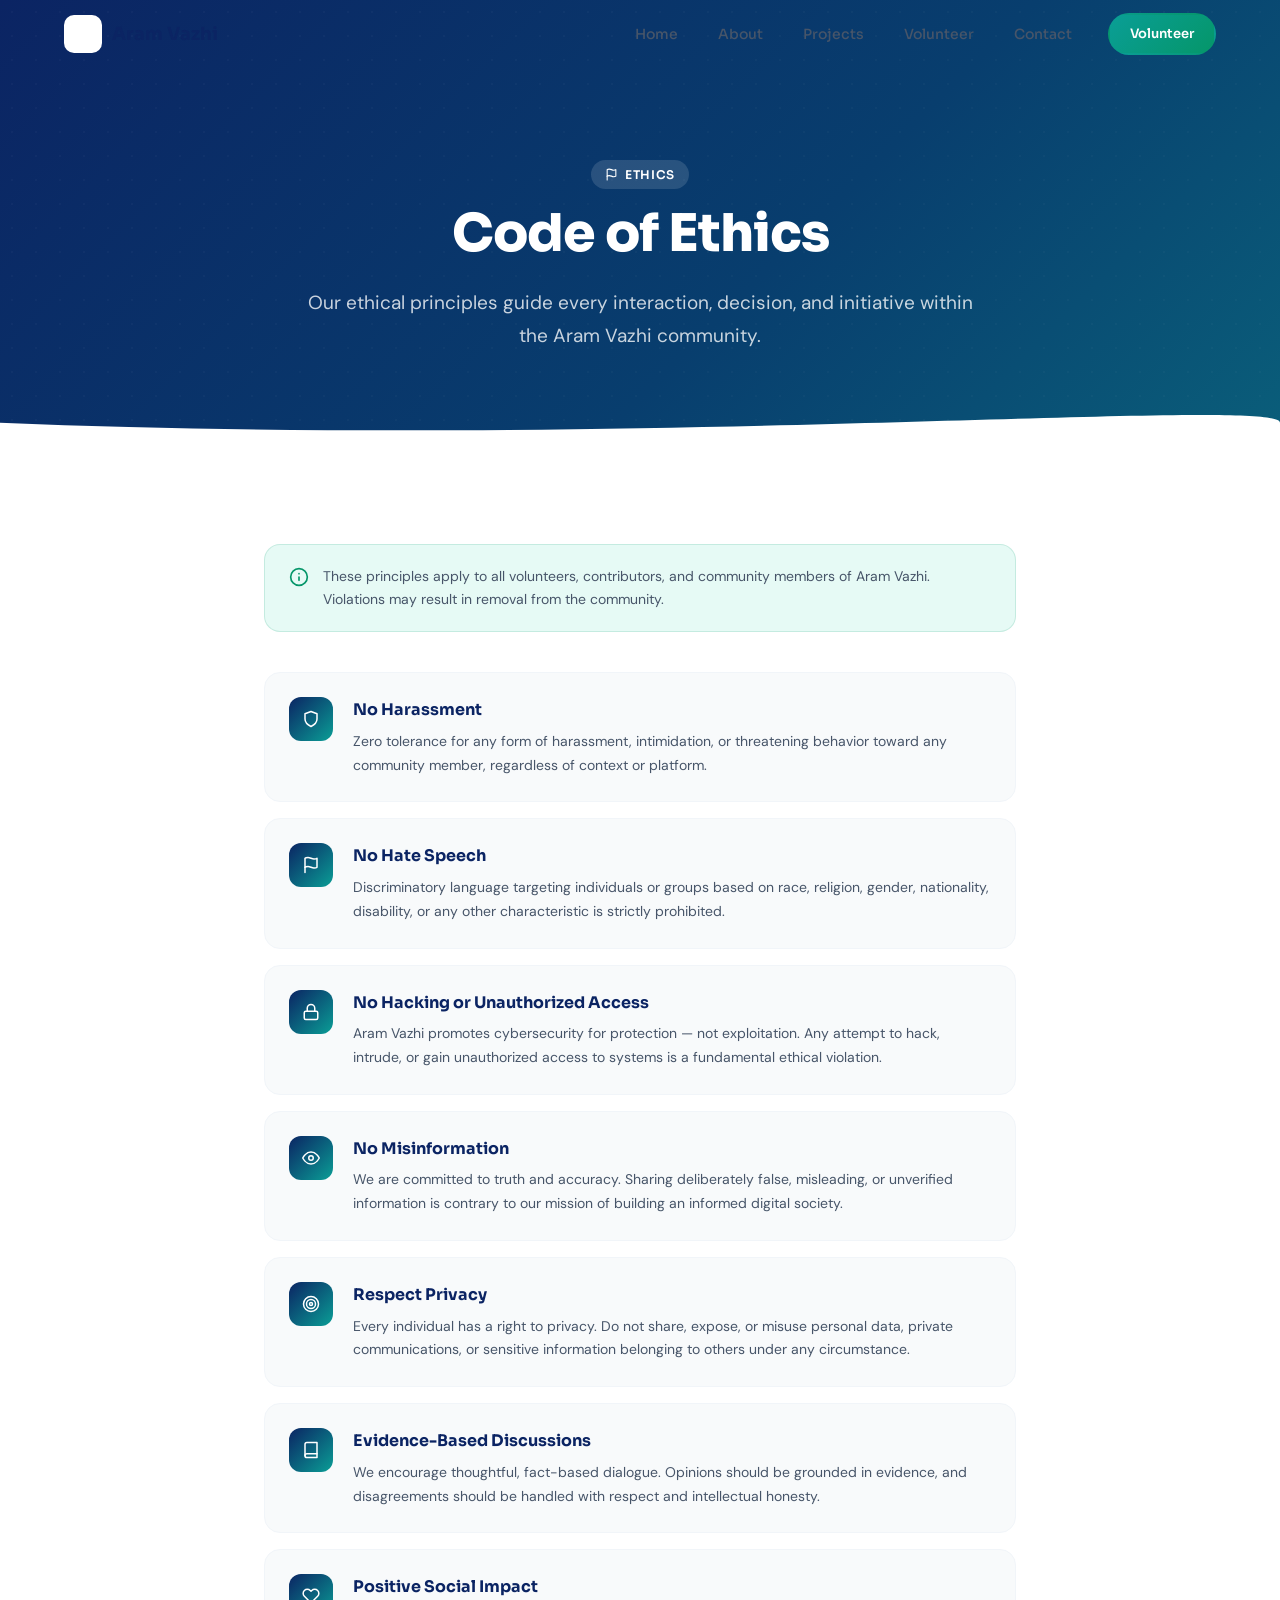
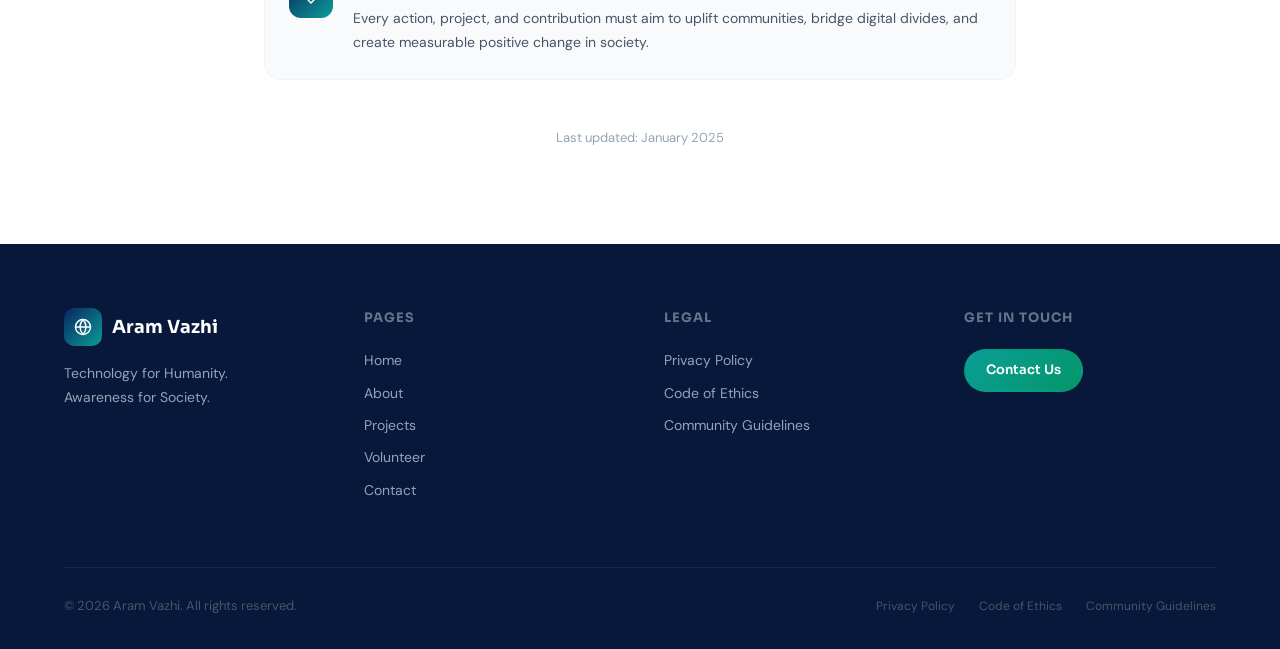
<file: code-of-ethics.html>
<!DOCTYPE html>
<html lang="en">
<head>
  <meta charset="UTF-8"/>
  <meta name="viewport" content="width=device-width,initial-scale=1.0"/>
  <title>Code of Ethics — Aram Vazhi</title>
  <meta name="description" content="Our ethical principles guide every interaction, decision, and initiative within the Aram Vazhi community."/>
  <link rel="stylesheet" href="css/style.css"/>
</head>
<body class="page-in">

  <nav id="navbar"><div class="nav-inner"><a href="index.html" class="nav-logo"><div class="nav-logo-icon"><svg width="18" height="18" viewBox="0 0 24 24" fill="none" stroke="#fff" stroke-width="2" stroke-linecap="round" stroke-linejoin="round"><circle cx="12" cy="12" r="10"/><line x1="2" y1="12" x2="22" y2="12"/><path d="M12 2a15.3 15.3 0 0 1 4 10 15.3 15.3 0 0 1-4 10 15.3 15.3 0 0 1-4-10 15.3 15.3 0 0 1 4-10z"/></svg></div><span class="nav-logo-text">Aram Vazhi</span></a><div class="nav-links"><a href="index.html" class="nav-link">Home</a><a href="about.html" class="nav-link">About</a><a href="projects.html" class="nav-link">Projects</a><a href="volunteer.html" class="nav-link">Volunteer</a><a href="contact.html" class="nav-link">Contact</a><a href="volunteer.html" class="btn btn-primary btn-sm">Volunteer</a></div><button class="hamburger" id="hamburger" aria-label="Menu"><span></span><span></span><span></span></button></div><div class="mobile-nav" id="mobile-nav"><a href="index.html">Home</a><a href="about.html">About</a><a href="projects.html">Projects</a><a href="volunteer.html">Volunteer</a><a href="contact.html">Contact</a><a href="volunteer.html" class="btn btn-primary">Volunteer Now</a></div></nav>

  <!-- HERO -->
  <section class="page-hero" style="background:linear-gradient(135deg,#0B2463,#083E6E 60%,#0A5E7A);">
    <div class="page-hero-dot"></div>
    <div class="page-hero-content">
      <div class="section-badge light">
        <svg width="13" height="13" viewBox="0 0 24 24" fill="none" stroke="currentColor" stroke-width="2" stroke-linecap="round" stroke-linejoin="round"><path d="M4 15s1-1 4-1 5 2 8 2 4-1 4-1V3s-1 1-4 1-5-2-8-2-4 1-4 1z"/><line x1="4" y1="22" x2="4" y2="15"/></svg>
        Ethics
      </div>
      <h1 class="heading-lg fade-up">Code of Ethics</h1>
      <p class="fade-up d1">Our ethical principles guide every interaction, decision, and initiative within the Aram Vazhi community.</p>
    </div>
    <svg class="page-hero-wave" viewBox="0 0 1440 60" preserveAspectRatio="none" xmlns="http://www.w3.org/2000/svg">
      <path d="M0,60 L0,30 C720,60 1440,0 1440,30 L1440,60 Z" fill="#fff"/>
    </svg>
  </section>

  <!-- CONTENT -->
  <section class="section reveal" style="background:#fff;">
    <div class="container" style="max-width:800px;">

      <div class="notice">
        <svg width="20" height="20" viewBox="0 0 24 24" fill="none" stroke="#059669" stroke-width="2" stroke-linecap="round" stroke-linejoin="round" style="flex-shrink:0;margin-top:2px;"><circle cx="12" cy="12" r="10"/><line x1="12" y1="16" x2="12" y2="12"/><line x1="12" y1="8" x2="12.01" y2="8"/></svg>
        <p>These principles apply to all volunteers, contributors, and community members of Aram Vazhi. Violations may result in removal from the community.</p>
      </div>

      <div class="principle-card">
        <div class="principle-icon"><svg width="18" height="18" viewBox="0 0 24 24" fill="none" stroke="#fff" stroke-width="2" stroke-linecap="round" stroke-linejoin="round"><path d="M12 22s8-4 8-10V5l-8-3-8 3v7c0 6 8 10 8 10z"/></svg></div>
        <div><div class="principle-title">No Harassment</div><p class="principle-text">Zero tolerance for any form of harassment, intimidation, or threatening behavior toward any community member, regardless of context or platform.</p></div>
      </div>

      <div class="principle-card">
        <div class="principle-icon"><svg width="18" height="18" viewBox="0 0 24 24" fill="none" stroke="#fff" stroke-width="2" stroke-linecap="round" stroke-linejoin="round"><path d="M4 15s1-1 4-1 5 2 8 2 4-1 4-1V3s-1 1-4 1-5-2-8-2-4 1-4 1z"/><line x1="4" y1="22" x2="4" y2="15"/></svg></div>
        <div><div class="principle-title">No Hate Speech</div><p class="principle-text">Discriminatory language targeting individuals or groups based on race, religion, gender, nationality, disability, or any other characteristic is strictly prohibited.</p></div>
      </div>

      <div class="principle-card">
        <div class="principle-icon"><svg width="18" height="18" viewBox="0 0 24 24" fill="none" stroke="#fff" stroke-width="2" stroke-linecap="round" stroke-linejoin="round"><rect x="3" y="11" width="18" height="11" rx="2" ry="2"/><path d="M7 11V7a5 5 0 0 1 10 0v4"/></svg></div>
        <div><div class="principle-title">No Hacking or Unauthorized Access</div><p class="principle-text">Aram Vazhi promotes cybersecurity for protection — not exploitation. Any attempt to hack, intrude, or gain unauthorized access to systems is a fundamental ethical violation.</p></div>
      </div>

      <div class="principle-card">
        <div class="principle-icon"><svg width="18" height="18" viewBox="0 0 24 24" fill="none" stroke="#fff" stroke-width="2" stroke-linecap="round" stroke-linejoin="round"><path d="M1 12s4-8 11-8 11 8 11 8-4 8-11 8-11-8-11-8z"/><circle cx="12" cy="12" r="3"/></svg></div>
        <div><div class="principle-title">No Misinformation</div><p class="principle-text">We are committed to truth and accuracy. Sharing deliberately false, misleading, or unverified information is contrary to our mission of building an informed digital society.</p></div>
      </div>

      <div class="principle-card">
        <div class="principle-icon"><svg width="18" height="18" viewBox="0 0 24 24" fill="none" stroke="#fff" stroke-width="2" stroke-linecap="round" stroke-linejoin="round"><circle cx="12" cy="12" r="10"/><circle cx="12" cy="12" r="6"/><circle cx="12" cy="12" r="2"/></svg></div>
        <div><div class="principle-title">Respect Privacy</div><p class="principle-text">Every individual has a right to privacy. Do not share, expose, or misuse personal data, private communications, or sensitive information belonging to others under any circumstance.</p></div>
      </div>

      <div class="principle-card">
        <div class="principle-icon"><svg width="18" height="18" viewBox="0 0 24 24" fill="none" stroke="#fff" stroke-width="2" stroke-linecap="round" stroke-linejoin="round"><path d="M4 19.5A2.5 2.5 0 0 1 6.5 17H20"/><path d="M6.5 2H20v20H6.5A2.5 2.5 0 0 1 4 19.5v-15A2.5 2.5 0 0 1 6.5 2z"/></svg></div>
        <div><div class="principle-title">Evidence-Based Discussions</div><p class="principle-text">We encourage thoughtful, fact-based dialogue. Opinions should be grounded in evidence, and disagreements should be handled with respect and intellectual honesty.</p></div>
      </div>

      <div class="principle-card">
        <div class="principle-icon"><svg width="18" height="18" viewBox="0 0 24 24" fill="none" stroke="#fff" stroke-width="2" stroke-linecap="round" stroke-linejoin="round"><path d="M20.84 4.61a5.5 5.5 0 0 0-7.78 0L12 5.67l-1.06-1.06a5.5 5.5 0 0 0-7.78 7.78l1.06 1.06L12 21.23l7.78-7.78 1.06-1.06a5.5 5.5 0 0 0 0-7.78z"/></svg></div>
        <div><div class="principle-title">Positive Social Impact</div><p class="principle-text">Every action, project, and contribution must aim to uplift communities, bridge digital divides, and create measurable positive change in society.</p></div>
      </div>

      <p class="legal-updated">Last updated: January 2025</p>
    </div>
  </section>

  <!-- FOOTER -->
  <footer class="footer"><div class="container"><div class="footer-grid"><div><a href="index.html" class="footer-logo"><div class="footer-logo-icon"><svg width="18" height="18" viewBox="0 0 24 24" fill="none" stroke="#fff" stroke-width="2" stroke-linecap="round" stroke-linejoin="round"><circle cx="12" cy="12" r="10"/><line x1="2" y1="12" x2="22" y2="12"/><path d="M12 2a15.3 15.3 0 0 1 4 10 15.3 15.3 0 0 1-4 10 15.3 15.3 0 0 1-4-10 15.3 15.3 0 0 1 4-10z"/></svg></div><span class="footer-logo-name">Aram Vazhi</span></a><p class="footer-tagline">Technology for Humanity.<br>Awareness for Society.</p></div><div><div class="footer-col-title">Pages</div><a href="index.html" class="footer-link">Home</a><a href="about.html" class="footer-link">About</a><a href="projects.html" class="footer-link">Projects</a><a href="volunteer.html" class="footer-link">Volunteer</a><a href="contact.html" class="footer-link">Contact</a></div><div><div class="footer-col-title">Legal</div><a href="privacy-policy.html" class="footer-link">Privacy Policy</a><a href="code-of-ethics.html" class="footer-link">Code of Ethics</a><a href="community-guidelines.html" class="footer-link">Community Guidelines</a></div><div><div class="footer-col-title">Get in Touch</div><a href="contact.html" class="btn btn-primary btn-sm">Contact Us</a></div></div><div class="footer-bottom"><span class="footer-copy">&copy; <span id="yr"></span> Aram Vazhi. All rights reserved.</span><div class="footer-legal"><a href="privacy-policy.html">Privacy Policy</a><a href="code-of-ethics.html">Code of Ethics</a><a href="community-guidelines.html">Community Guidelines</a></div></div></div></footer>

  <script src="js/main.js"></script>
  <script>document.getElementById('yr').textContent=new Date().getFullYear();</script>
</body>
</html>
</file>
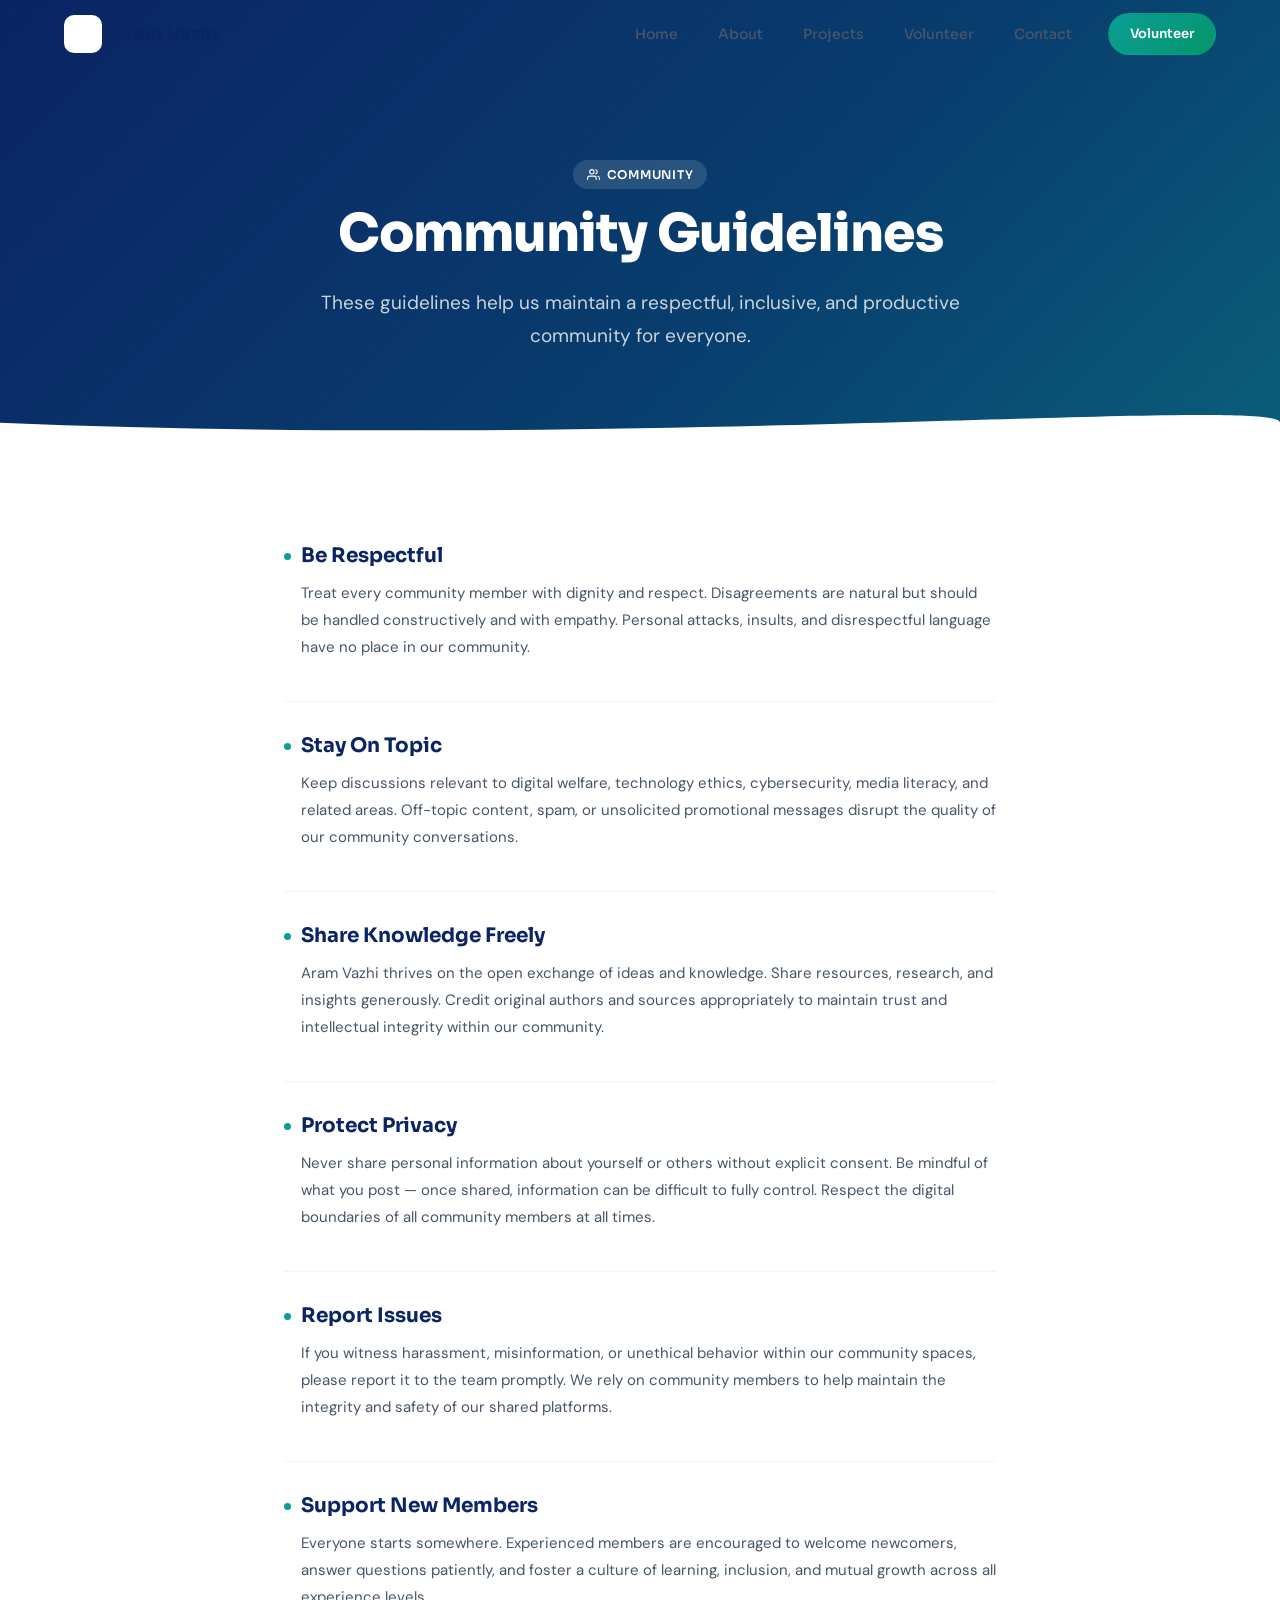
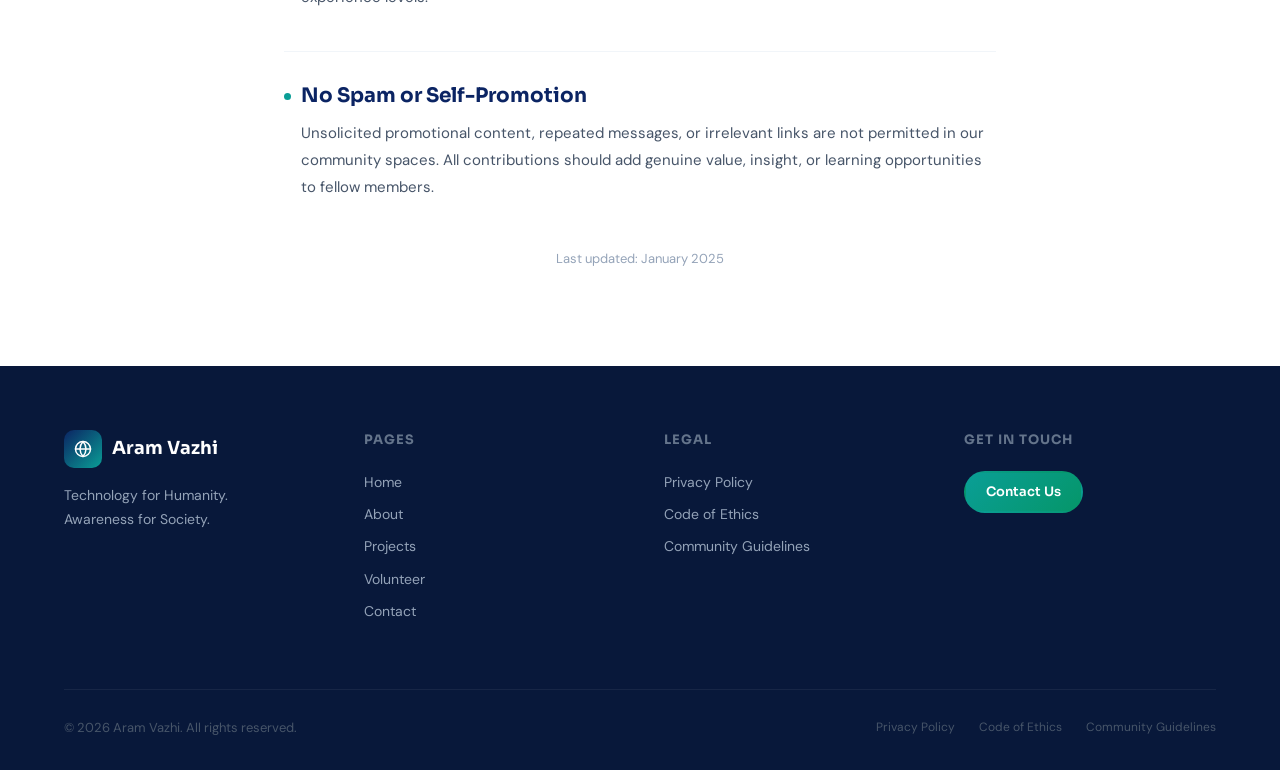
<file: community-guidelines.html>
<!DOCTYPE html>
<html lang="en">
<head>
  <meta charset="UTF-8"/>
  <meta name="viewport" content="width=device-width,initial-scale=1.0"/>
  <title>Community Guidelines — Aram Vazhi</title>
  <meta name="description" content="Guidelines for participating respectfully and constructively in the Aram Vazhi community."/>
  <link rel="stylesheet" href="css/style.css"/>
</head>
<body class="page-in">

  <nav id="navbar"><div class="nav-inner"><a href="index.html" class="nav-logo"><div class="nav-logo-icon"><svg width="18" height="18" viewBox="0 0 24 24" fill="none" stroke="#fff" stroke-width="2" stroke-linecap="round" stroke-linejoin="round"><circle cx="12" cy="12" r="10"/><line x1="2" y1="12" x2="22" y2="12"/><path d="M12 2a15.3 15.3 0 0 1 4 10 15.3 15.3 0 0 1-4 10 15.3 15.3 0 0 1-4-10 15.3 15.3 0 0 1 4-10z"/></svg></div><span class="nav-logo-text">Aram Vazhi</span></a><div class="nav-links"><a href="index.html" class="nav-link">Home</a><a href="about.html" class="nav-link">About</a><a href="projects.html" class="nav-link">Projects</a><a href="volunteer.html" class="nav-link">Volunteer</a><a href="contact.html" class="nav-link">Contact</a><a href="volunteer.html" class="btn btn-primary btn-sm">Volunteer</a></div><button class="hamburger" id="hamburger" aria-label="Menu"><span></span><span></span><span></span></button></div><div class="mobile-nav" id="mobile-nav"><a href="index.html">Home</a><a href="about.html">About</a><a href="projects.html">Projects</a><a href="volunteer.html">Volunteer</a><a href="contact.html">Contact</a><a href="volunteer.html" class="btn btn-primary">Volunteer Now</a></div></nav>

  <!-- HERO -->
  <section class="page-hero" style="background:linear-gradient(135deg,#0B2463,#083E6E 60%,#0A5E7A);">
    <div class="page-hero-dot"></div>
    <div class="page-hero-content">
      <div class="section-badge light">
        <svg width="13" height="13" viewBox="0 0 24 24" fill="none" stroke="currentColor" stroke-width="2" stroke-linecap="round" stroke-linejoin="round"><path d="M17 21v-2a4 4 0 0 0-4-4H5a4 4 0 0 0-4 4v2"/><circle cx="9" cy="7" r="4"/><path d="M23 21v-2a4 4 0 0 0-3-3.87"/><path d="M16 3.13a4 4 0 0 1 0 7.75"/></svg>
        Community
      </div>
      <h1 class="heading-lg fade-up">Community Guidelines</h1>
      <p class="fade-up d1">These guidelines help us maintain a respectful, inclusive, and productive community for everyone.</p>
    </div>
    <svg class="page-hero-wave" viewBox="0 0 1440 60" preserveAspectRatio="none" xmlns="http://www.w3.org/2000/svg">
      <path d="M0,60 L0,30 C720,60 1440,0 1440,30 L1440,60 Z" fill="#fff"/>
    </svg>
  </section>

  <!-- CONTENT -->
  <section class="section reveal" style="background:#fff;">
    <div class="container" style="max-width:760px;">

      <div class="legal-section">
        <h2><span class="legal-dot"></span>Be Respectful</h2>
        <p>Treat every community member with dignity and respect. Disagreements are natural but should be handled constructively and with empathy. Personal attacks, insults, and disrespectful language have no place in our community.</p>
      </div>
      <div class="legal-divider"></div>

      <div class="legal-section">
        <h2><span class="legal-dot"></span>Stay On Topic</h2>
        <p>Keep discussions relevant to digital welfare, technology ethics, cybersecurity, media literacy, and related areas. Off-topic content, spam, or unsolicited promotional messages disrupt the quality of our community conversations.</p>
      </div>
      <div class="legal-divider"></div>

      <div class="legal-section">
        <h2><span class="legal-dot"></span>Share Knowledge Freely</h2>
        <p>Aram Vazhi thrives on the open exchange of ideas and knowledge. Share resources, research, and insights generously. Credit original authors and sources appropriately to maintain trust and intellectual integrity within our community.</p>
      </div>
      <div class="legal-divider"></div>

      <div class="legal-section">
        <h2><span class="legal-dot"></span>Protect Privacy</h2>
        <p>Never share personal information about yourself or others without explicit consent. Be mindful of what you post — once shared, information can be difficult to fully control. Respect the digital boundaries of all community members at all times.</p>
      </div>
      <div class="legal-divider"></div>

      <div class="legal-section">
        <h2><span class="legal-dot"></span>Report Issues</h2>
        <p>If you witness harassment, misinformation, or unethical behavior within our community spaces, please report it to the team promptly. We rely on community members to help maintain the integrity and safety of our shared platforms.</p>
      </div>
      <div class="legal-divider"></div>

      <div class="legal-section">
        <h2><span class="legal-dot"></span>Support New Members</h2>
        <p>Everyone starts somewhere. Experienced members are encouraged to welcome newcomers, answer questions patiently, and foster a culture of learning, inclusion, and mutual growth across all experience levels.</p>
      </div>
      <div class="legal-divider"></div>

      <div class="legal-section">
        <h2><span class="legal-dot"></span>No Spam or Self-Promotion</h2>
        <p>Unsolicited promotional content, repeated messages, or irrelevant links are not permitted in our community spaces. All contributions should add genuine value, insight, or learning opportunities to fellow members.</p>
      </div>

      <p class="legal-updated">Last updated: January 2025</p>
    </div>
  </section>

  <!-- FOOTER -->
  <footer class="footer"><div class="container"><div class="footer-grid"><div><a href="index.html" class="footer-logo"><div class="footer-logo-icon"><svg width="18" height="18" viewBox="0 0 24 24" fill="none" stroke="#fff" stroke-width="2" stroke-linecap="round" stroke-linejoin="round"><circle cx="12" cy="12" r="10"/><line x1="2" y1="12" x2="22" y2="12"/><path d="M12 2a15.3 15.3 0 0 1 4 10 15.3 15.3 0 0 1-4 10 15.3 15.3 0 0 1-4-10 15.3 15.3 0 0 1 4-10z"/></svg></div><span class="footer-logo-name">Aram Vazhi</span></a><p class="footer-tagline">Technology for Humanity.<br>Awareness for Society.</p></div><div><div class="footer-col-title">Pages</div><a href="index.html" class="footer-link">Home</a><a href="about.html" class="footer-link">About</a><a href="projects.html" class="footer-link">Projects</a><a href="volunteer.html" class="footer-link">Volunteer</a><a href="contact.html" class="footer-link">Contact</a></div><div><div class="footer-col-title">Legal</div><a href="privacy-policy.html" class="footer-link">Privacy Policy</a><a href="code-of-ethics.html" class="footer-link">Code of Ethics</a><a href="community-guidelines.html" class="footer-link">Community Guidelines</a></div><div><div class="footer-col-title">Get in Touch</div><a href="contact.html" class="btn btn-primary btn-sm">Contact Us</a></div></div><div class="footer-bottom"><span class="footer-copy">&copy; <span id="yr"></span> Aram Vazhi. All rights reserved.</span><div class="footer-legal"><a href="privacy-policy.html">Privacy Policy</a><a href="code-of-ethics.html">Code of Ethics</a><a href="community-guidelines.html">Community Guidelines</a></div></div></div></footer>

  <script src="js/main.js"></script>
  <script>document.getElementById('yr').textContent=new Date().getFullYear();</script>
</body>
</html>
</file>
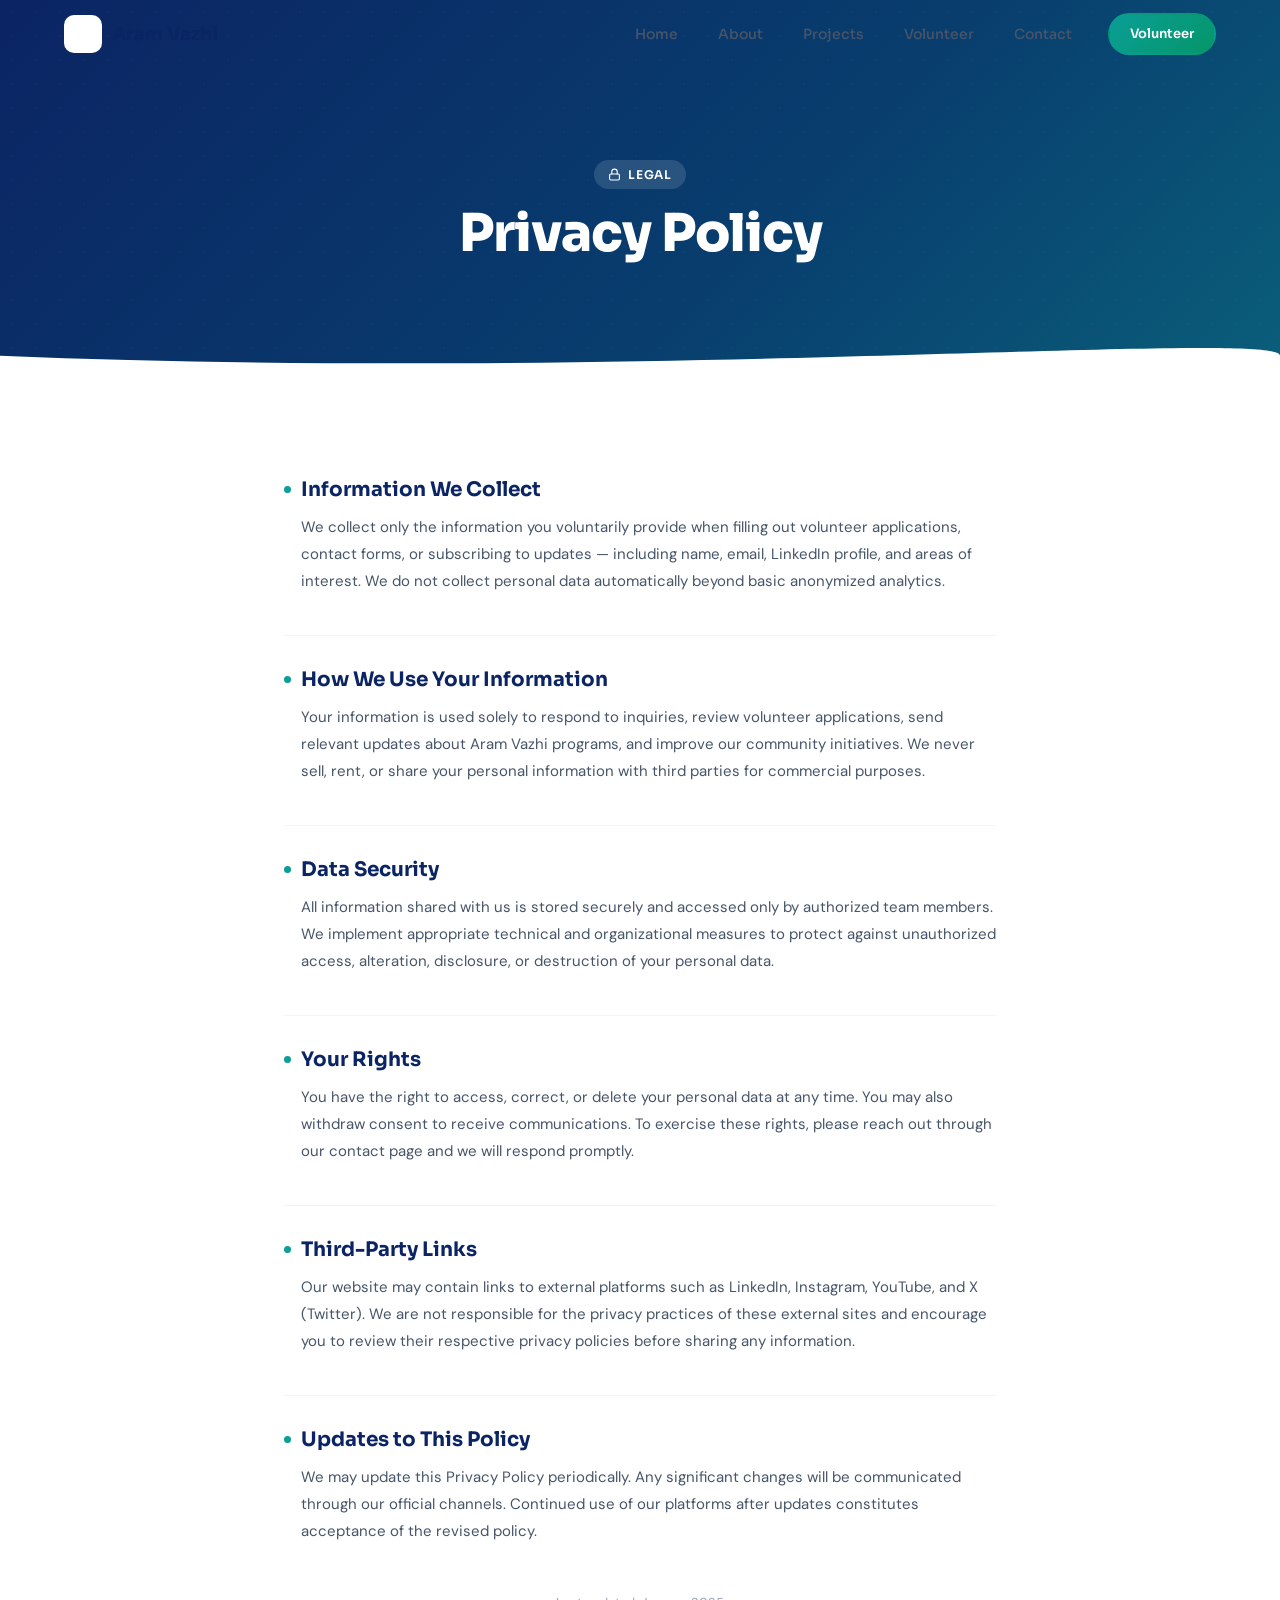
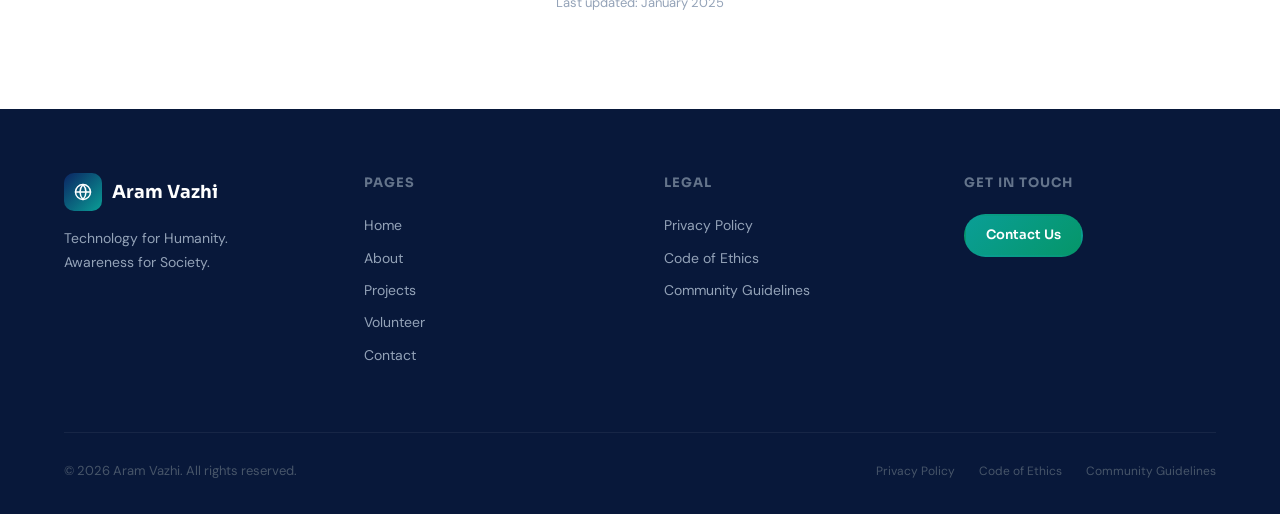
<file: privacy-policy.html>
<!DOCTYPE html>
<html lang="en">
<head>
  <meta charset="UTF-8"/><meta name="viewport" content="width=device-width,initial-scale=1.0"/>
  <title>Privacy Policy — Aram Vazhi</title>
  <link rel="stylesheet" href="css/style.css"/>
</head>
<body class="page-in">
  <nav id="navbar"><div class="nav-inner"><a href="index.html" class="nav-logo"><div class="nav-logo-icon"><svg width="18" height="18" viewBox="0 0 24 24" fill="none" stroke="#fff" stroke-width="2" stroke-linecap="round" stroke-linejoin="round"><circle cx="12" cy="12" r="10"/><line x1="2" y1="12" x2="22" y2="12"/><path d="M12 2a15.3 15.3 0 0 1 4 10 15.3 15.3 0 0 1-4 10 15.3 15.3 0 0 1-4-10 15.3 15.3 0 0 1 4-10z"/></svg></div><span class="nav-logo-text">Aram Vazhi</span></a><div class="nav-links"><a href="index.html" class="nav-link">Home</a><a href="about.html" class="nav-link">About</a><a href="projects.html" class="nav-link">Projects</a><a href="volunteer.html" class="nav-link">Volunteer</a><a href="contact.html" class="nav-link">Contact</a><a href="volunteer.html" class="btn btn-primary btn-sm">Volunteer</a></div><button class="hamburger" id="hamburger" aria-label="Menu"><span></span><span></span><span></span></button></div><div class="mobile-nav" id="mobile-nav"><a href="index.html">Home</a><a href="about.html">About</a><a href="projects.html">Projects</a><a href="volunteer.html">Volunteer</a><a href="contact.html">Contact</a><a href="volunteer.html" class="btn btn-primary">Volunteer Now</a></div></nav>

  <section class="page-hero" style="background:linear-gradient(135deg,#0B2463,#083E6E 60%,#0A5E7A);">
    <div class="page-hero-dot"></div>
    <div class="page-hero-content">
      <div class="section-badge light"><svg width="13" height="13" viewBox="0 0 24 24" fill="none" stroke="currentColor" stroke-width="2" stroke-linecap="round" stroke-linejoin="round"><rect x="3" y="11" width="18" height="11" rx="2" ry="2"/><path d="M7 11V7a5 5 0 0 1 10 0v4"/></svg> Legal</div>
      <h1 class="heading-lg fade-up">Privacy Policy</h1>
    </div>
    <svg class="page-hero-wave" viewBox="0 0 1440 60" preserveAspectRatio="none" xmlns="http://www.w3.org/2000/svg"><path d="M0,60 L0,30 C720,60 1440,0 1440,30 L1440,60 Z" fill="#fff"/></svg>
  </section>

  <section class="section reveal" style="background:#fff;">
    <div class="container" style="max-width:760px;">
      <div class="legal-section"><h2><span class="legal-dot"></span>Information We Collect</h2><p>We collect only the information you voluntarily provide when filling out volunteer applications, contact forms, or subscribing to updates — including name, email, LinkedIn profile, and areas of interest. We do not collect personal data automatically beyond basic anonymized analytics.</p></div>
      <div class="legal-divider"></div>
      <div class="legal-section"><h2><span class="legal-dot"></span>How We Use Your Information</h2><p>Your information is used solely to respond to inquiries, review volunteer applications, send relevant updates about Aram Vazhi programs, and improve our community initiatives. We never sell, rent, or share your personal information with third parties for commercial purposes.</p></div>
      <div class="legal-divider"></div>
      <div class="legal-section"><h2><span class="legal-dot"></span>Data Security</h2><p>All information shared with us is stored securely and accessed only by authorized team members. We implement appropriate technical and organizational measures to protect against unauthorized access, alteration, disclosure, or destruction of your personal data.</p></div>
      <div class="legal-divider"></div>
      <div class="legal-section"><h2><span class="legal-dot"></span>Your Rights</h2><p>You have the right to access, correct, or delete your personal data at any time. You may also withdraw consent to receive communications. To exercise these rights, please reach out through our contact page and we will respond promptly.</p></div>
      <div class="legal-divider"></div>
      <div class="legal-section"><h2><span class="legal-dot"></span>Third-Party Links</h2><p>Our website may contain links to external platforms such as LinkedIn, Instagram, YouTube, and X (Twitter). We are not responsible for the privacy practices of these external sites and encourage you to review their respective privacy policies before sharing any information.</p></div>
      <div class="legal-divider"></div>
      <div class="legal-section"><h2><span class="legal-dot"></span>Updates to This Policy</h2><p>We may update this Privacy Policy periodically. Any significant changes will be communicated through our official channels. Continued use of our platforms after updates constitutes acceptance of the revised policy.</p></div>
      <p class="legal-updated">Last updated: January 2025</p>
    </div>
  </section>

  <footer class="footer"><div class="container"><div class="footer-grid"><div><a href="index.html" class="footer-logo"><div class="footer-logo-icon"><svg width="18" height="18" viewBox="0 0 24 24" fill="none" stroke="#fff" stroke-width="2" stroke-linecap="round" stroke-linejoin="round"><circle cx="12" cy="12" r="10"/><line x1="2" y1="12" x2="22" y2="12"/><path d="M12 2a15.3 15.3 0 0 1 4 10 15.3 15.3 0 0 1-4 10 15.3 15.3 0 0 1-4-10 15.3 15.3 0 0 1 4-10z"/></svg></div><span class="footer-logo-name">Aram Vazhi</span></a><p class="footer-tagline">Technology for Humanity.<br>Awareness for Society.</p></div><div><div class="footer-col-title">Pages</div><a href="index.html" class="footer-link">Home</a><a href="about.html" class="footer-link">About</a><a href="projects.html" class="footer-link">Projects</a><a href="volunteer.html" class="footer-link">Volunteer</a><a href="contact.html" class="footer-link">Contact</a></div><div><div class="footer-col-title">Legal</div><a href="privacy-policy.html" class="footer-link">Privacy Policy</a><a href="code-of-ethics.html" class="footer-link">Code of Ethics</a><a href="community-guidelines.html" class="footer-link">Community Guidelines</a></div><div><div class="footer-col-title">Get in Touch</div><a href="contact.html" class="btn btn-primary btn-sm">Contact Us</a></div></div><div class="footer-bottom"><span class="footer-copy">&copy; <span id="yr"></span> Aram Vazhi. All rights reserved.</span><div class="footer-legal"><a href="privacy-policy.html">Privacy Policy</a><a href="code-of-ethics.html">Code of Ethics</a><a href="community-guidelines.html">Community Guidelines</a></div></div></div></footer>
  <script src="js/main.js"></script><script>document.getElementById('yr').textContent=new Date().getFullYear();</script>
</body>
</html>
</file>
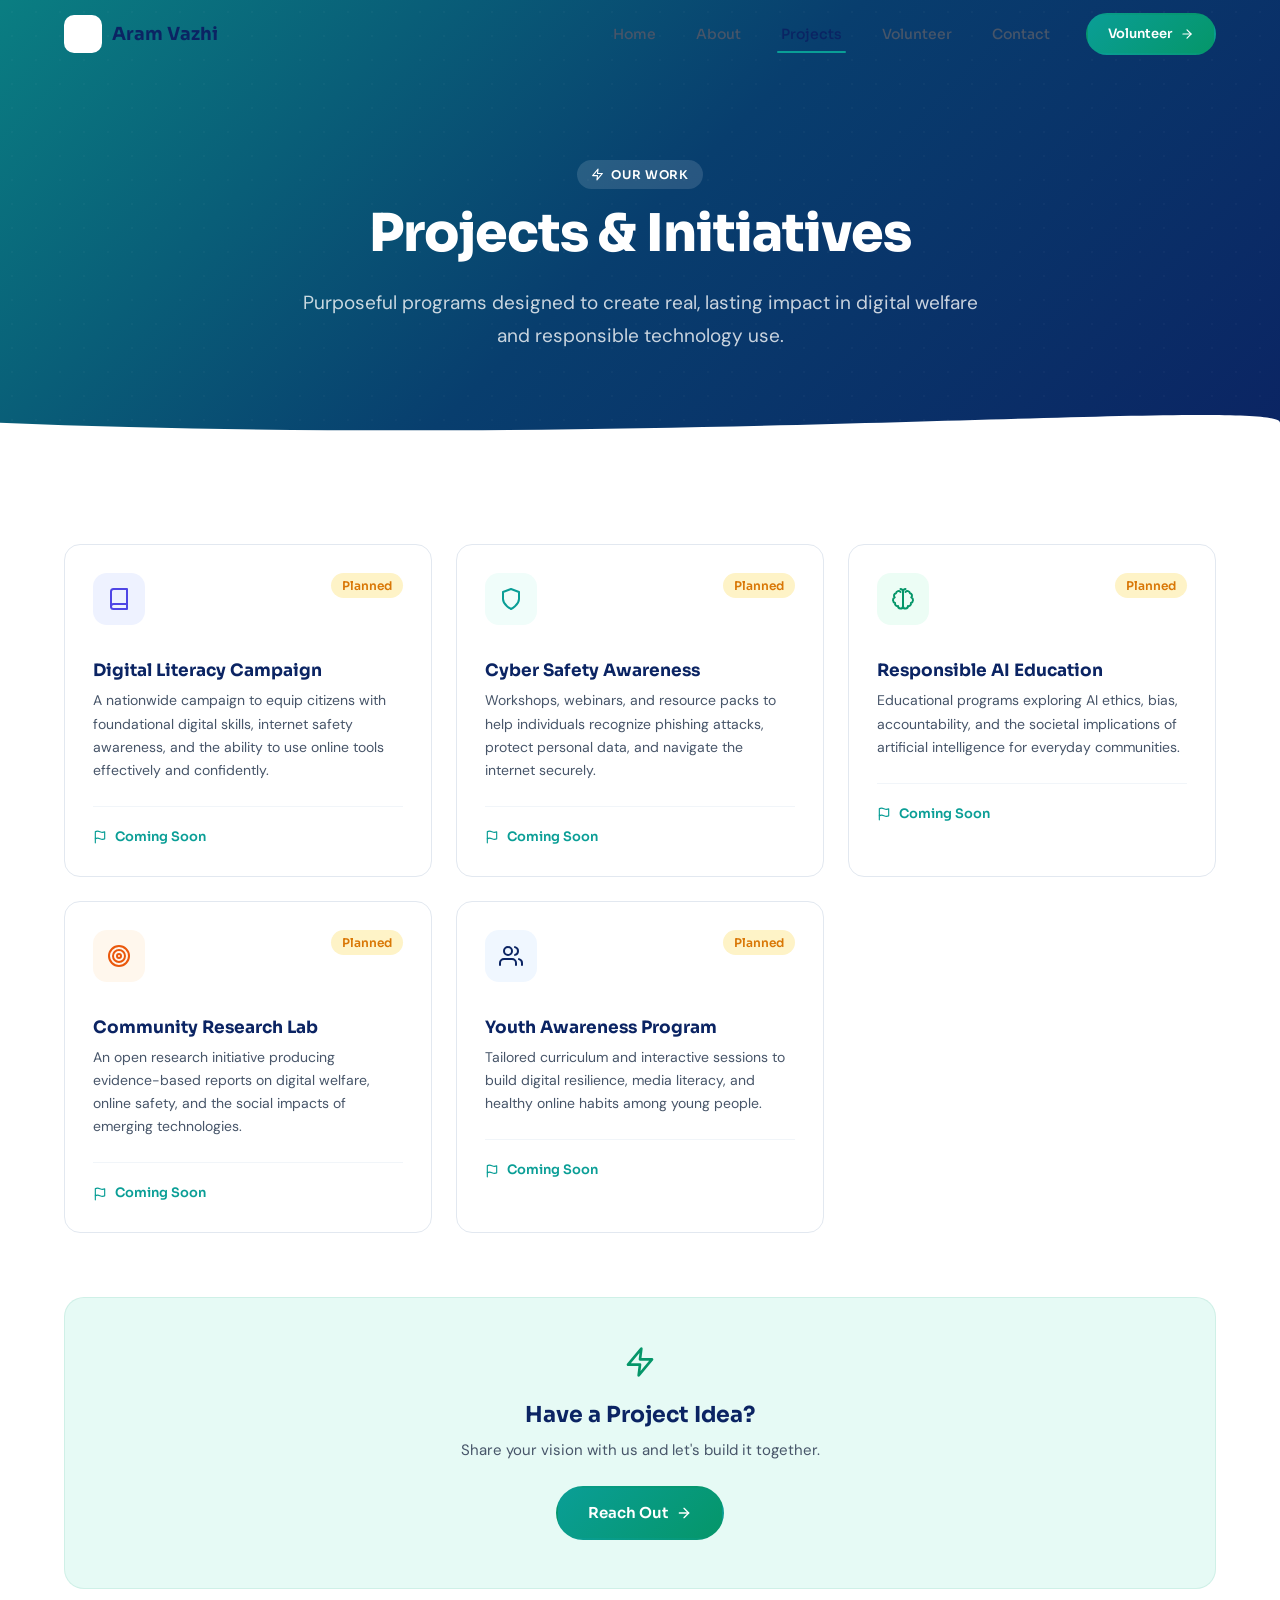
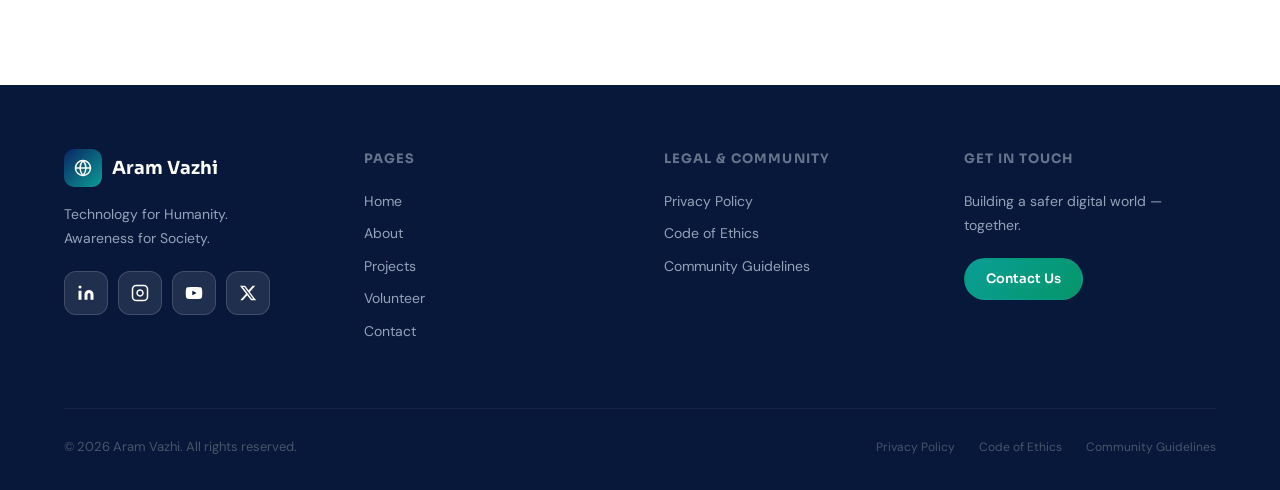
<file: projects.html>
<!DOCTYPE html>
<html lang="en">
<head>
  <meta charset="UTF-8"/>
  <meta name="viewport" content="width=device-width,initial-scale=1.0"/>
  <title>Projects — Aram Vazhi</title>
  <meta name="description" content="Purposeful programs designed to create real, lasting impact in digital welfare and responsible technology use."/>
  <link rel="stylesheet" href="css/style.css"/>
</head>
<body class="page-in">

  <nav id="navbar">
    <div class="nav-inner">
      <a href="index.html" class="nav-logo">
        <div class="nav-logo-icon"><svg width="18" height="18" viewBox="0 0 24 24" fill="none" stroke="#fff" stroke-width="2" stroke-linecap="round" stroke-linejoin="round"><circle cx="12" cy="12" r="10"/><line x1="2" y1="12" x2="22" y2="12"/><path d="M12 2a15.3 15.3 0 0 1 4 10 15.3 15.3 0 0 1-4 10 15.3 15.3 0 0 1-4-10 15.3 15.3 0 0 1 4-10z"/></svg></div>
        <span class="nav-logo-text">Aram Vazhi</span>
      </a>
      <div class="nav-links">
        <a href="index.html" class="nav-link">Home</a>
        <a href="about.html" class="nav-link">About</a>
        <a href="projects.html" class="nav-link">Projects</a>
        <a href="volunteer.html" class="nav-link">Volunteer</a>
        <a href="contact.html" class="nav-link">Contact</a>
        <a href="volunteer.html" class="btn btn-primary btn-sm">Volunteer <svg width="14" height="14" viewBox="0 0 24 24" fill="none" stroke="currentColor" stroke-width="2" stroke-linecap="round" stroke-linejoin="round"><line x1="5" y1="12" x2="19" y2="12"/><polyline points="12 5 19 12 12 19"/></svg></a>
      </div>
      <button class="hamburger" id="hamburger" aria-label="Menu"><span></span><span></span><span></span></button>
    </div>
    <div class="mobile-nav" id="mobile-nav">
      <a href="index.html">Home</a><a href="about.html">About</a><a href="projects.html">Projects</a><a href="volunteer.html">Volunteer</a><a href="contact.html">Contact</a>
      <a href="volunteer.html" class="btn btn-primary">Volunteer Now</a>
    </div>
  </nav>

  <!-- HERO -->
  <section class="page-hero" style="background:linear-gradient(135deg,#0A7E82,#083E6E 50%,#0B2463);">
    <div class="page-hero-dot"></div>
    <div class="page-hero-content">
      <div class="section-badge light">
        <svg width="13" height="13" viewBox="0 0 24 24" fill="none" stroke="currentColor" stroke-width="2" stroke-linecap="round" stroke-linejoin="round"><polygon points="13 2 3 14 12 14 11 22 21 10 12 10 13 2"/></svg>
        Our Work
      </div>
      <h1 class="heading-lg fade-up">Projects &amp; Initiatives</h1>
      <p class="fade-up d1">Purposeful programs designed to create real, lasting impact in digital welfare and responsible technology use.</p>
    </div>
    <svg class="page-hero-wave" viewBox="0 0 1440 60" preserveAspectRatio="none" xmlns="http://www.w3.org/2000/svg">
      <path d="M0,60 L0,30 C720,60 1440,0 1440,30 L1440,60 Z" fill="#fff"/>
    </svg>
  </section>

  <!-- PROJECT CARDS -->
  <section class="section reveal" style="background:#fff;">
    <div class="container">
      <div class="grid-3">

        <div class="card"><div class="card-body">
          <div style="display:flex;justify-content:space-between;align-items:flex-start;margin-bottom:20px;">
            <div class="card-icon ic-indigo"><svg width="24" height="24" viewBox="0 0 24 24" fill="none" stroke="#4F46E5" stroke-width="2" stroke-linecap="round" stroke-linejoin="round"><path d="M4 19.5A2.5 2.5 0 0 1 6.5 17H20"/><path d="M6.5 2H20v20H6.5A2.5 2.5 0 0 1 4 19.5v-15A2.5 2.5 0 0 1 6.5 2z"/></svg></div>
            <span class="badge badge-planned">Planned</span>
          </div>
          <h3 class="card-title">Digital Literacy Campaign</h3>
          <p class="card-text">A nationwide campaign to equip citizens with foundational digital skills, internet safety awareness, and the ability to use online tools effectively and confidently.</p>
          <div class="card-footer">
            <svg width="14" height="14" viewBox="0 0 24 24" fill="none" stroke="var(--teal)" stroke-width="2" stroke-linecap="round" stroke-linejoin="round"><path d="M4 15s1-1 4-1 5 2 8 2 4-1 4-1V3s-1 1-4 1-5-2-8-2-4 1-4 1z"/><line x1="4" y1="22" x2="4" y2="15"/></svg>
            Coming Soon
          </div>
        </div></div>

        <div class="card"><div class="card-body">
          <div style="display:flex;justify-content:space-between;align-items:flex-start;margin-bottom:20px;">
            <div class="card-icon ic-teal"><svg width="24" height="24" viewBox="0 0 24 24" fill="none" stroke="#0A9E96" stroke-width="2" stroke-linecap="round" stroke-linejoin="round"><path d="M12 22s8-4 8-10V5l-8-3-8 3v7c0 6 8 10 8 10z"/></svg></div>
            <span class="badge badge-planned">Planned</span>
          </div>
          <h3 class="card-title">Cyber Safety Awareness</h3>
          <p class="card-text">Workshops, webinars, and resource packs to help individuals recognize phishing attacks, protect personal data, and navigate the internet securely.</p>
          <div class="card-footer">
            <svg width="14" height="14" viewBox="0 0 24 24" fill="none" stroke="var(--teal)" stroke-width="2" stroke-linecap="round" stroke-linejoin="round"><path d="M4 15s1-1 4-1 5 2 8 2 4-1 4-1V3s-1 1-4 1-5-2-8-2-4 1-4 1z"/><line x1="4" y1="22" x2="4" y2="15"/></svg>
            Coming Soon
          </div>
        </div></div>

        <div class="card"><div class="card-body">
          <div style="display:flex;justify-content:space-between;align-items:flex-start;margin-bottom:20px;">
            <div class="card-icon ic-green"><svg width="24" height="24" viewBox="0 0 24 24" fill="none" stroke="#059669" stroke-width="2" stroke-linecap="round" stroke-linejoin="round"><path d="M9.5 2A2.5 2.5 0 0 1 12 4.5v15a2.5 2.5 0 0 1-4.96-.44 2.5 2.5 0 0 1-2.96-3.08 3 3 0 0 1-.34-5.58 2.5 2.5 0 0 1 1.32-4.24 2.5 2.5 0 0 1 4.44-1.16"/><path d="M14.5 2A2.5 2.5 0 0 0 12 4.5v15a2.5 2.5 0 0 0 4.96-.44 2.5 2.5 0 0 0 2.96-3.08 3 3 0 0 0 .34-5.58 2.5 2.5 0 0 0-1.32-4.24 2.5 2.5 0 0 0-4.44-1.16"/></svg></div>
            <span class="badge badge-planned">Planned</span>
          </div>
          <h3 class="card-title">Responsible AI Education</h3>
          <p class="card-text">Educational programs exploring AI ethics, bias, accountability, and the societal implications of artificial intelligence for everyday communities.</p>
          <div class="card-footer">
            <svg width="14" height="14" viewBox="0 0 24 24" fill="none" stroke="var(--teal)" stroke-width="2" stroke-linecap="round" stroke-linejoin="round"><path d="M4 15s1-1 4-1 5 2 8 2 4-1 4-1V3s-1 1-4 1-5-2-8-2-4 1-4 1z"/><line x1="4" y1="22" x2="4" y2="15"/></svg>
            Coming Soon
          </div>
        </div></div>

        <div class="card"><div class="card-body">
          <div style="display:flex;justify-content:space-between;align-items:flex-start;margin-bottom:20px;">
            <div class="card-icon ic-orange"><svg width="24" height="24" viewBox="0 0 24 24" fill="none" stroke="#EA580C" stroke-width="2" stroke-linecap="round" stroke-linejoin="round"><circle cx="12" cy="12" r="10"/><circle cx="12" cy="12" r="6"/><circle cx="12" cy="12" r="2"/></svg></div>
            <span class="badge badge-planned">Planned</span>
          </div>
          <h3 class="card-title">Community Research Lab</h3>
          <p class="card-text">An open research initiative producing evidence-based reports on digital welfare, online safety, and the social impacts of emerging technologies.</p>
          <div class="card-footer">
            <svg width="14" height="14" viewBox="0 0 24 24" fill="none" stroke="var(--teal)" stroke-width="2" stroke-linecap="round" stroke-linejoin="round"><path d="M4 15s1-1 4-1 5 2 8 2 4-1 4-1V3s-1 1-4 1-5-2-8-2-4 1-4 1z"/><line x1="4" y1="22" x2="4" y2="15"/></svg>
            Coming Soon
          </div>
        </div></div>

        <div class="card"><div class="card-body">
          <div style="display:flex;justify-content:space-between;align-items:flex-start;margin-bottom:20px;">
            <div class="card-icon ic-blue"><svg width="24" height="24" viewBox="0 0 24 24" fill="none" stroke="#0B2463" stroke-width="2" stroke-linecap="round" stroke-linejoin="round"><path d="M17 21v-2a4 4 0 0 0-4-4H5a4 4 0 0 0-4 4v2"/><circle cx="9" cy="7" r="4"/><path d="M23 21v-2a4 4 0 0 0-3-3.87"/><path d="M16 3.13a4 4 0 0 1 0 7.75"/></svg></div>
            <span class="badge badge-planned">Planned</span>
          </div>
          <h3 class="card-title">Youth Awareness Program</h3>
          <p class="card-text">Tailored curriculum and interactive sessions to build digital resilience, media literacy, and healthy online habits among young people.</p>
          <div class="card-footer">
            <svg width="14" height="14" viewBox="0 0 24 24" fill="none" stroke="var(--teal)" stroke-width="2" stroke-linecap="round" stroke-linejoin="round"><path d="M4 15s1-1 4-1 5 2 8 2 4-1 4-1V3s-1 1-4 1-5-2-8-2-4 1-4 1z"/><line x1="4" y1="22" x2="4" y2="15"/></svg>
            Coming Soon
          </div>
        </div></div>

      </div>

      <!-- Idea CTA -->
      <div style="margin-top:64px;background:var(--mint);border-radius:20px;padding:48px;text-align:center;border:1px solid rgba(5,150,105,.1);">
        <svg width="32" height="32" viewBox="0 0 24 24" fill="none" stroke="#059669" stroke-width="2" stroke-linecap="round" stroke-linejoin="round"><polygon points="13 2 3 14 12 14 11 22 21 10 12 10 13 2"/></svg>
        <h3 style="font-family:var(--font-display);font-weight:700;font-size:22px;color:var(--navy);margin:16px 0 10px;">Have a Project Idea?</h3>
        <p style="color:var(--gray-600);font-size:15px;max-width:480px;margin:0 auto 24px;">Share your vision with us and let's build it together.</p>
        <a href="contact.html" class="btn btn-primary">Reach Out <svg width="16" height="16" viewBox="0 0 24 24" fill="none" stroke="currentColor" stroke-width="2" stroke-linecap="round" stroke-linejoin="round"><line x1="5" y1="12" x2="19" y2="12"/><polyline points="12 5 19 12 12 19"/></svg></a>
      </div>
    </div>
  </section>

  <!-- FOOTER -->
  <footer class="footer"><div class="container"><div class="footer-grid">
    <div><a href="index.html" class="footer-logo"><div class="footer-logo-icon"><svg width="18" height="18" viewBox="0 0 24 24" fill="none" stroke="#fff" stroke-width="2" stroke-linecap="round" stroke-linejoin="round"><circle cx="12" cy="12" r="10"/><line x1="2" y1="12" x2="22" y2="12"/><path d="M12 2a15.3 15.3 0 0 1 4 10 15.3 15.3 0 0 1-4 10 15.3 15.3 0 0 1-4-10 15.3 15.3 0 0 1 4-10z"/></svg></div><span class="footer-logo-name">Aram Vazhi</span></a><p class="footer-tagline">Technology for Humanity.<br>Awareness for Society.</p><div class="footer-socials"><a href="#" class="footer-social-btn"><svg width="18" height="18" viewBox="0 0 24 24" fill="#fff"><path d="M16 8a6 6 0 0 1 6 6v7h-4v-7a2 2 0 0 0-2-2 2 2 0 0 0-2 2v7h-4v-7a6 6 0 0 1 6-6z"/><rect x="2" y="9" width="4" height="12"/><circle cx="4" cy="4" r="2"/></svg></a><a href="#" class="footer-social-btn"><svg width="18" height="18" viewBox="0 0 24 24" fill="none" stroke="#fff" stroke-width="2" stroke-linecap="round" stroke-linejoin="round"><rect x="2" y="2" width="20" height="20" rx="5" ry="5"/><path d="M16 11.37A4 4 0 1 1 12.63 8 4 4 0 0 1 16 11.37z"/></svg></a><a href="#" class="footer-social-btn"><svg width="18" height="18" viewBox="0 0 24 24" fill="#fff"><path d="M22.54 6.42a2.78 2.78 0 0 0-1.95-1.96C18.88 4 12 4 12 4s-6.88 0-8.59.46a2.78 2.78 0 0 0-1.95 1.96A29 29 0 0 0 1 12a29 29 0 0 0 .46 5.58A2.78 2.78 0 0 0 3.41 19.6C5.12 20.06 12 20.06 12 20.06s6.88 0 8.59-.46a2.78 2.78 0 0 0 1.95-1.95A29 29 0 0 0 23 12a29 29 0 0 0-.46-5.58z"/><polygon points="9.75 15.02 15.5 12 9.75 8.98 9.75 15.02" fill="#08183A"/></svg></a><a href="#" class="footer-social-btn"><svg width="18" height="18" viewBox="0 0 24 24" fill="#fff"><path d="M18.244 2.25h3.308l-7.227 8.26 8.502 11.24H16.17l-5.214-6.817L4.99 21.75H1.68l7.73-8.835L1.254 2.25H8.08l4.713 6.231zm-1.161 17.52h1.833L7.084 4.126H5.117z"/></svg></a></div></div>
    <div><div class="footer-col-title">Pages</div><a href="index.html" class="footer-link">Home</a><a href="about.html" class="footer-link">About</a><a href="projects.html" class="footer-link">Projects</a><a href="volunteer.html" class="footer-link">Volunteer</a><a href="contact.html" class="footer-link">Contact</a></div>
    <div><div class="footer-col-title">Legal &amp; Community</div><a href="privacy-policy.html" class="footer-link">Privacy Policy</a><a href="code-of-ethics.html" class="footer-link">Code of Ethics</a><a href="community-guidelines.html" class="footer-link">Community Guidelines</a></div>
    <div><div class="footer-col-title">Get in Touch</div><p style="color:#94A3B8;font-size:14px;line-height:1.7;margin-bottom:20px;">Building a safer digital world — together.</p><a href="contact.html" class="btn btn-primary btn-sm">Contact Us</a></div>
  </div><div class="footer-bottom"><span class="footer-copy">&copy; <span id="yr"></span> Aram Vazhi. All rights reserved.</span><div class="footer-legal"><a href="privacy-policy.html">Privacy Policy</a><a href="code-of-ethics.html">Code of Ethics</a><a href="community-guidelines.html">Community Guidelines</a></div></div></div></footer>

  <script src="js/main.js"></script>
  <script>document.getElementById('yr').textContent=new Date().getFullYear();</script>
</body>
</html>
</file>
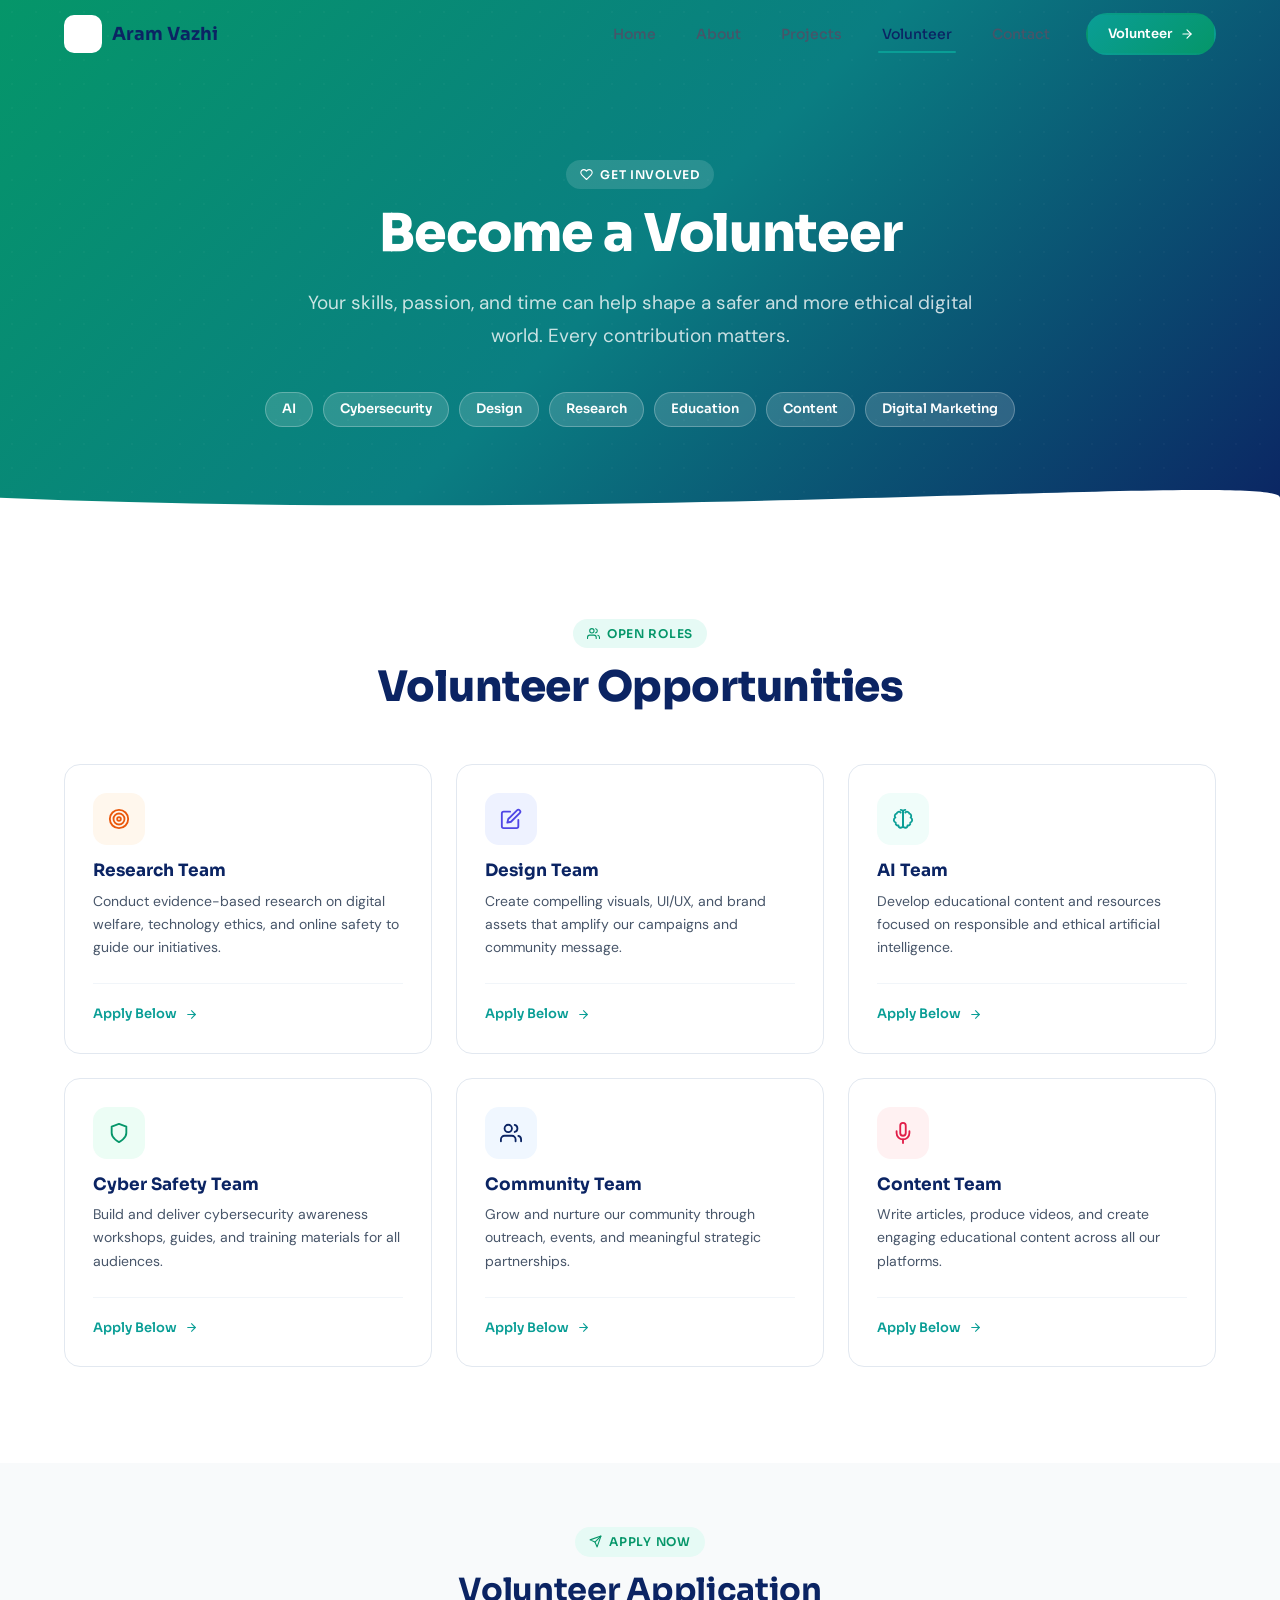
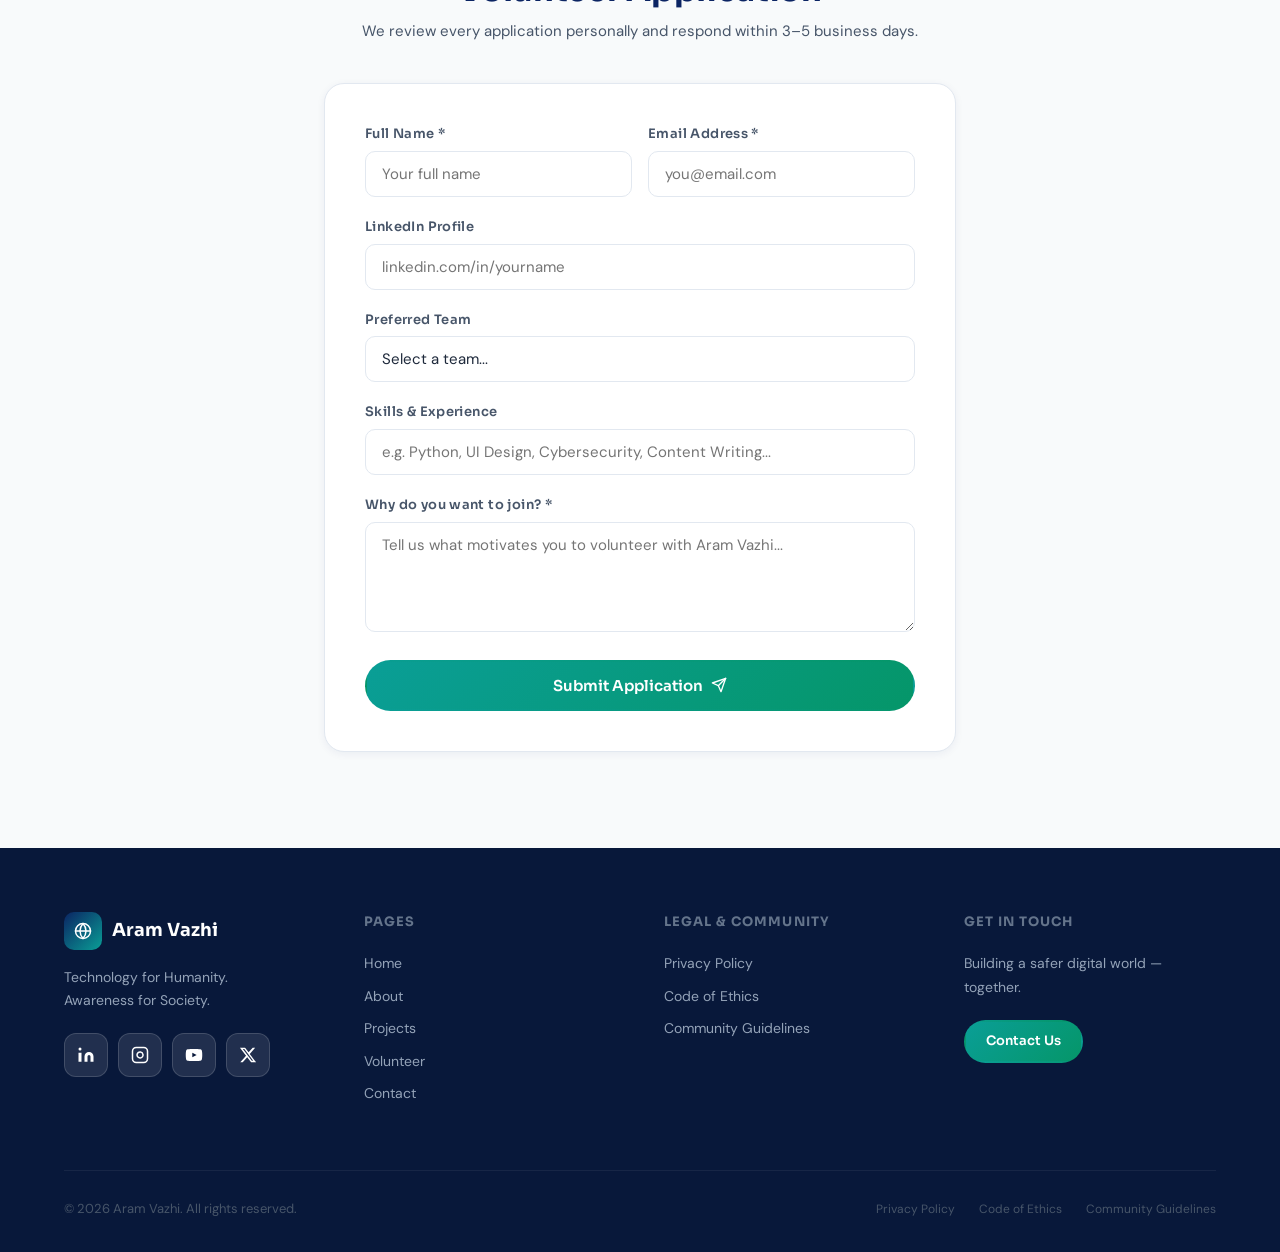
<file: volunteer.html>
<!DOCTYPE html>
<html lang="en">
<head>
  <meta charset="UTF-8"/>
  <meta name="viewport" content="width=device-width,initial-scale=1.0"/>
  <title>Volunteer — Aram Vazhi</title>
  <meta name="description" content="Join Aram Vazhi as a volunteer. We need AI experts, cybersecurity professionals, designers, researchers, educators and more."/>
  <link rel="stylesheet" href="css/style.css"/>
</head>
<body class="page-in">

  <nav id="navbar">
    <div class="nav-inner">
      <a href="index.html" class="nav-logo">
        <div class="nav-logo-icon"><svg width="18" height="18" viewBox="0 0 24 24" fill="none" stroke="#fff" stroke-width="2" stroke-linecap="round" stroke-linejoin="round"><circle cx="12" cy="12" r="10"/><line x1="2" y1="12" x2="22" y2="12"/><path d="M12 2a15.3 15.3 0 0 1 4 10 15.3 15.3 0 0 1-4 10 15.3 15.3 0 0 1-4-10 15.3 15.3 0 0 1 4-10z"/></svg></div>
        <span class="nav-logo-text">Aram Vazhi</span>
      </a>
      <div class="nav-links">
        <a href="index.html" class="nav-link">Home</a>
        <a href="about.html" class="nav-link">About</a>
        <a href="projects.html" class="nav-link">Projects</a>
        <a href="volunteer.html" class="nav-link">Volunteer</a>
        <a href="contact.html" class="nav-link">Contact</a>
        <a href="volunteer.html" class="btn btn-primary btn-sm">Volunteer <svg width="14" height="14" viewBox="0 0 24 24" fill="none" stroke="currentColor" stroke-width="2" stroke-linecap="round" stroke-linejoin="round"><line x1="5" y1="12" x2="19" y2="12"/><polyline points="12 5 19 12 12 19"/></svg></a>
      </div>
      <button class="hamburger" id="hamburger" aria-label="Menu"><span></span><span></span><span></span></button>
    </div>
    <div class="mobile-nav" id="mobile-nav">
      <a href="index.html">Home</a><a href="about.html">About</a><a href="projects.html">Projects</a><a href="volunteer.html">Volunteer</a><a href="contact.html">Contact</a>
      <a href="volunteer.html" class="btn btn-primary">Volunteer Now</a>
    </div>
  </nav>

  <!-- HERO -->
  <section class="page-hero" style="background:linear-gradient(135deg,#059669,#0A7E82 50%,#0B2463);">
    <div class="page-hero-dot"></div>
    <div class="page-hero-content">
      <div class="section-badge light">
        <svg width="13" height="13" viewBox="0 0 24 24" fill="none" stroke="currentColor" stroke-width="2" stroke-linecap="round" stroke-linejoin="round"><path d="M20.84 4.61a5.5 5.5 0 0 0-7.78 0L12 5.67l-1.06-1.06a5.5 5.5 0 0 0-7.78 7.78l1.06 1.06L12 21.23l7.78-7.78 1.06-1.06a5.5 5.5 0 0 0 0-7.78z"/></svg>
        Get Involved
      </div>
      <h1 class="heading-lg fade-up">Become a Volunteer</h1>
      <p class="fade-up d1">Your skills, passion, and time can help shape a safer and more ethical digital world. Every contribution matters.</p>
      <div class="tag-chips fade-up d2">
        <span class="tag-chip">AI</span>
        <span class="tag-chip">Cybersecurity</span>
        <span class="tag-chip">Design</span>
        <span class="tag-chip">Research</span>
        <span class="tag-chip">Education</span>
        <span class="tag-chip">Content</span>
        <span class="tag-chip">Digital Marketing</span>
      </div>
    </div>
    <svg class="page-hero-wave" viewBox="0 0 1440 60" preserveAspectRatio="none" xmlns="http://www.w3.org/2000/svg">
      <path d="M0,60 L0,30 C720,60 1440,0 1440,30 L1440,60 Z" fill="#fff"/>
    </svg>
  </section>

  <!-- TEAM CARDS -->
  <section class="section reveal" style="background:#fff;">
    <div class="container">
      <div class="text-center" style="margin-bottom:52px;">
        <div class="section-badge">
          <svg width="13" height="13" viewBox="0 0 24 24" fill="none" stroke="currentColor" stroke-width="2" stroke-linecap="round" stroke-linejoin="round"><path d="M17 21v-2a4 4 0 0 0-4-4H5a4 4 0 0 0-4 4v2"/><circle cx="9" cy="7" r="4"/><path d="M23 21v-2a4 4 0 0 0-3-3.87"/><path d="M16 3.13a4 4 0 0 1 0 7.75"/></svg>
          Open Roles
        </div>
        <h2 class="heading-md text-navy">Volunteer Opportunities</h2>
      </div>
      <div class="grid-3">
        <div class="card"><div class="card-body">
          <div class="card-icon ic-orange"><svg width="22" height="22" viewBox="0 0 24 24" fill="none" stroke="#EA580C" stroke-width="2" stroke-linecap="round" stroke-linejoin="round"><circle cx="12" cy="12" r="10"/><circle cx="12" cy="12" r="6"/><circle cx="12" cy="12" r="2"/></svg></div>
          <h3 class="card-title">Research Team</h3>
          <p class="card-text">Conduct evidence-based research on digital welfare, technology ethics, and online safety to guide our initiatives.</p>
          <div class="card-footer">Apply Below <svg width="13" height="13" viewBox="0 0 24 24" fill="none" stroke="currentColor" stroke-width="2" stroke-linecap="round" stroke-linejoin="round"><line x1="5" y1="12" x2="19" y2="12"/><polyline points="12 5 19 12 12 19"/></svg></div>
        </div></div>

        <div class="card"><div class="card-body">
          <div class="card-icon ic-indigo"><svg width="22" height="22" viewBox="0 0 24 24" fill="none" stroke="#4F46E5" stroke-width="2" stroke-linecap="round" stroke-linejoin="round"><path d="M11 4H4a2 2 0 0 0-2 2v14a2 2 0 0 0 2 2h14a2 2 0 0 0 2-2v-7"/><path d="M18.5 2.5a2.121 2.121 0 0 1 3 3L12 15l-4 1 1-4 9.5-9.5z"/></svg></div>
          <h3 class="card-title">Design Team</h3>
          <p class="card-text">Create compelling visuals, UI/UX, and brand assets that amplify our campaigns and community message.</p>
          <div class="card-footer">Apply Below <svg width="13" height="13" viewBox="0 0 24 24" fill="none" stroke="currentColor" stroke-width="2" stroke-linecap="round" stroke-linejoin="round"><line x1="5" y1="12" x2="19" y2="12"/><polyline points="12 5 19 12 12 19"/></svg></div>
        </div></div>

        <div class="card"><div class="card-body">
          <div class="card-icon ic-teal"><svg width="22" height="22" viewBox="0 0 24 24" fill="none" stroke="#0A9E96" stroke-width="2" stroke-linecap="round" stroke-linejoin="round"><path d="M9.5 2A2.5 2.5 0 0 1 12 4.5v15a2.5 2.5 0 0 1-4.96-.44 2.5 2.5 0 0 1-2.96-3.08 3 3 0 0 1-.34-5.58 2.5 2.5 0 0 1 1.32-4.24 2.5 2.5 0 0 1 4.44-1.16"/><path d="M14.5 2A2.5 2.5 0 0 0 12 4.5v15a2.5 2.5 0 0 0 4.96-.44 2.5 2.5 0 0 0 2.96-3.08 3 3 0 0 0 .34-5.58 2.5 2.5 0 0 0-1.32-4.24 2.5 2.5 0 0 0-4.44-1.16"/></svg></div>
          <h3 class="card-title">AI Team</h3>
          <p class="card-text">Develop educational content and resources focused on responsible and ethical artificial intelligence.</p>
          <div class="card-footer">Apply Below <svg width="13" height="13" viewBox="0 0 24 24" fill="none" stroke="currentColor" stroke-width="2" stroke-linecap="round" stroke-linejoin="round"><line x1="5" y1="12" x2="19" y2="12"/><polyline points="12 5 19 12 12 19"/></svg></div>
        </div></div>

        <div class="card"><div class="card-body">
          <div class="card-icon ic-green"><svg width="22" height="22" viewBox="0 0 24 24" fill="none" stroke="#059669" stroke-width="2" stroke-linecap="round" stroke-linejoin="round"><path d="M12 22s8-4 8-10V5l-8-3-8 3v7c0 6 8 10 8 10z"/></svg></div>
          <h3 class="card-title">Cyber Safety Team</h3>
          <p class="card-text">Build and deliver cybersecurity awareness workshops, guides, and training materials for all audiences.</p>
          <div class="card-footer">Apply Below <svg width="13" height="13" viewBox="0 0 24 24" fill="none" stroke="currentColor" stroke-width="2" stroke-linecap="round" stroke-linejoin="round"><line x1="5" y1="12" x2="19" y2="12"/><polyline points="12 5 19 12 12 19"/></svg></div>
        </div></div>

        <div class="card"><div class="card-body">
          <div class="card-icon ic-blue"><svg width="22" height="22" viewBox="0 0 24 24" fill="none" stroke="#0B2463" stroke-width="2" stroke-linecap="round" stroke-linejoin="round"><path d="M17 21v-2a4 4 0 0 0-4-4H5a4 4 0 0 0-4 4v2"/><circle cx="9" cy="7" r="4"/><path d="M23 21v-2a4 4 0 0 0-3-3.87"/><path d="M16 3.13a4 4 0 0 1 0 7.75"/></svg></div>
          <h3 class="card-title">Community Team</h3>
          <p class="card-text">Grow and nurture our community through outreach, events, and meaningful strategic partnerships.</p>
          <div class="card-footer">Apply Below <svg width="13" height="13" viewBox="0 0 24 24" fill="none" stroke="currentColor" stroke-width="2" stroke-linecap="round" stroke-linejoin="round"><line x1="5" y1="12" x2="19" y2="12"/><polyline points="12 5 19 12 12 19"/></svg></div>
        </div></div>

        <div class="card"><div class="card-body">
          <div class="card-icon ic-red"><svg width="22" height="22" viewBox="0 0 24 24" fill="none" stroke="#E11D48" stroke-width="2" stroke-linecap="round" stroke-linejoin="round"><path d="M12 1a3 3 0 0 0-3 3v8a3 3 0 0 0 6 0V4a3 3 0 0 0-3-3z"/><path d="M19 10v2a7 7 0 0 1-14 0v-2"/><line x1="12" y1="19" x2="12" y2="23"/></svg></div>
          <h3 class="card-title">Content Team</h3>
          <p class="card-text">Write articles, produce videos, and create engaging educational content across all our platforms.</p>
          <div class="card-footer">Apply Below <svg width="13" height="13" viewBox="0 0 24 24" fill="none" stroke="currentColor" stroke-width="2" stroke-linecap="round" stroke-linejoin="round"><line x1="5" y1="12" x2="19" y2="12"/><polyline points="12 5 19 12 12 19"/></svg></div>
        </div></div>
      </div>
    </div>
  </section>

  <!-- APPLICATION FORM -->
  <section class="reveal" style="padding:0 24px 96px;background:var(--gray-50);">
    <div class="container" style="max-width:680px;">
      <div class="text-center" style="margin-bottom:40px;padding-top:64px;">
        <div class="section-badge">
          <svg width="13" height="13" viewBox="0 0 24 24" fill="none" stroke="currentColor" stroke-width="2" stroke-linecap="round" stroke-linejoin="round"><line x1="22" y1="2" x2="11" y2="13"/><polygon points="22 2 15 22 11 13 2 9 22 2"/></svg>
          Apply Now
        </div>
        <h2 class="heading-sm text-navy">Volunteer Application</h2>
        <p style="color:var(--gray-600);font-size:15px;margin-top:10px;">We review every application personally and respond within 3–5 business days.</p>
      </div>

      <div class="form-card">
        <form id="volunteer-form" action="https://api.web3forms.com/submit" method="POST">
          <div class="form-row">
            <input type="hidden" name="access_key" value="4113a6d6-320a-4533-b79f-c2c8db5e5feb">
            <div class="form-group">
              <label class="form-label">Full Name *</label>
              <input class="form-input" name="name" type="text" placeholder="Your full name" required>
            </div>
            <div class="form-group">
              <label class="form-label">Email Address *</label>
              <input class="form-input" name="email" type="email" placeholder="you@email.com" required>
            </div>
          </div>
          <div class="form-group">
            <label class="form-label">LinkedIn Profile</label>
            <input class="form-input" name="linkedIn-profile" type="url" placeholder="linkedin.com/in/yourname">
          </div>
          <div class="form-group">
            <label class="form-label">Preferred Team</label>
            <select class="form-select" name="team">
              <option value="">Select a team...</option>
              <option>Research Team</option>
              <option>Design Team</option>
              <option>AI Team</option>
              <option>Cyber Safety Team</option>
              <option>Community Team</option>
              <option>Content Team</option>
            </select>
          </div>
          <div class="form-group">
            <label class="form-label">Skills &amp; Experience</label>
            <input class="form-input" name="skills" type="text" placeholder="e.g. Python, UI Design, Cybersecurity, Content Writing...">
          </div>
          <div class="form-group">
            <label class="form-label">Why do you want to join? *</label>
            <textarea class="form-textarea" name="message" placeholder="Tell us what motivates you to volunteer with Aram Vazhi..." required></textarea>
          </div>
          <button type="submit" class="btn btn-primary" style="width:100%;justify-content:center;padding:14px;font-size:15px;">
            Submit Application
            <svg width="16" height="16" viewBox="0 0 24 24" fill="none" stroke="currentColor" stroke-width="2" stroke-linecap="round" stroke-linejoin="round"><line x1="22" y1="2" x2="11" y2="13"/><polygon points="22 2 15 22 11 13 2 9 22 2"/></svg>
          </button>
        </form>
        <div class="success-box" id="volunteer-success">
          <div class="success-icon">
            <svg width="32" height="32" viewBox="0 0 24 24" fill="none" stroke="#059669" stroke-width="2.5" stroke-linecap="round" stroke-linejoin="round"><polyline points="20 6 9 17 4 12"/></svg>
          </div>
          <div class="success-title">Application Submitted!</div>
          <p class="success-text">Thank you for your interest in volunteering with Aram Vazhi. We'll review your application and reach out soon.</p>
        </div>
      </div>
    </div>
  </section>

  <!-- FOOTER -->
  <footer class="footer"><div class="container"><div class="footer-grid">
    <div><a href="index.html" class="footer-logo"><div class="footer-logo-icon"><svg width="18" height="18" viewBox="0 0 24 24" fill="none" stroke="#fff" stroke-width="2" stroke-linecap="round" stroke-linejoin="round"><circle cx="12" cy="12" r="10"/><line x1="2" y1="12" x2="22" y2="12"/><path d="M12 2a15.3 15.3 0 0 1 4 10 15.3 15.3 0 0 1-4 10 15.3 15.3 0 0 1-4-10 15.3 15.3 0 0 1 4-10z"/></svg></div><span class="footer-logo-name">Aram Vazhi</span></a><p class="footer-tagline">Technology for Humanity.<br>Awareness for Society.</p><div class="footer-socials"><a href="#" class="footer-social-btn"><svg width="18" height="18" viewBox="0 0 24 24" fill="#fff"><path d="M16 8a6 6 0 0 1 6 6v7h-4v-7a2 2 0 0 0-2-2 2 2 0 0 0-2 2v7h-4v-7a6 6 0 0 1 6-6z"/><rect x="2" y="9" width="4" height="12"/><circle cx="4" cy="4" r="2"/></svg></a><a href="#" class="footer-social-btn"><svg width="18" height="18" viewBox="0 0 24 24" fill="none" stroke="#fff" stroke-width="2" stroke-linecap="round" stroke-linejoin="round"><rect x="2" y="2" width="20" height="20" rx="5" ry="5"/><path d="M16 11.37A4 4 0 1 1 12.63 8 4 4 0 0 1 16 11.37z"/></svg></a><a href="#" class="footer-social-btn"><svg width="18" height="18" viewBox="0 0 24 24" fill="#fff"><path d="M22.54 6.42a2.78 2.78 0 0 0-1.95-1.96C18.88 4 12 4 12 4s-6.88 0-8.59.46a2.78 2.78 0 0 0-1.95 1.96A29 29 0 0 0 1 12a29 29 0 0 0 .46 5.58A2.78 2.78 0 0 0 3.41 19.6C5.12 20.06 12 20.06 12 20.06s6.88 0 8.59-.46a2.78 2.78 0 0 0 1.95-1.95A29 29 0 0 0 23 12a29 29 0 0 0-.46-5.58z"/><polygon points="9.75 15.02 15.5 12 9.75 8.98 9.75 15.02" fill="#08183A"/></svg></a><a href="#" class="footer-social-btn"><svg width="18" height="18" viewBox="0 0 24 24" fill="#fff"><path d="M18.244 2.25h3.308l-7.227 8.26 8.502 11.24H16.17l-5.214-6.817L4.99 21.75H1.68l7.73-8.835L1.254 2.25H8.08l4.713 6.231zm-1.161 17.52h1.833L7.084 4.126H5.117z"/></svg></a></div></div>
    <div><div class="footer-col-title">Pages</div><a href="index.html" class="footer-link">Home</a><a href="about.html" class="footer-link">About</a><a href="projects.html" class="footer-link">Projects</a><a href="volunteer.html" class="footer-link">Volunteer</a><a href="contact.html" class="footer-link">Contact</a></div>
    <div><div class="footer-col-title">Legal &amp; Community</div><a href="privacy-policy.html" class="footer-link">Privacy Policy</a><a href="code-of-ethics.html" class="footer-link">Code of Ethics</a><a href="community-guidelines.html" class="footer-link">Community Guidelines</a></div>
    <div><div class="footer-col-title">Get in Touch</div><p style="color:#94A3B8;font-size:14px;line-height:1.7;margin-bottom:20px;">Building a safer digital world — together.</p><a href="contact.html" class="btn btn-primary btn-sm">Contact Us</a></div>
  </div><div class="footer-bottom"><span class="footer-copy">&copy; <span id="yr"></span> Aram Vazhi. All rights reserved.</span><div class="footer-legal"><a href="privacy-policy.html">Privacy Policy</a><a href="code-of-ethics.html">Code of Ethics</a><a href="community-guidelines.html">Community Guidelines</a></div></div></div></footer>

  <script src="js/main.js"></script>
  <script>document.getElementById('yr').textContent=new Date().getFullYear();</script>
</body>
</html>
</file>
<file: css/style.css>
/* ============================================================
   ARAM VAZHI — Main Stylesheet
   ============================================================ */

@import url('https://fonts.googleapis.com/css2?family=Sora:wght@300;400;500;600;700;800&family=DM+Sans:ital,opsz,wght@0,9..40,300;0,9..40,400;0,9..40,500;0,9..40,600&display=swap');

/* ── Reset & Base ── */
*, *::before, *::after { box-sizing: border-box; margin: 0; padding: 0; }

:root {
  --navy:        #0B2463;
  --navy-dark:   #08183A;
  --teal:        #0A9E96;
  --teal-light:  #12B5AC;
  --green:       #059669;
  --green-light: #10B981;
  --sky:         #E8F4FF;
  --mint:        #E6FAF5;
  --white:       #FFFFFF;
  --gray-50:     #F8FAFB;
  --gray-100:    #F1F5F9;
  --gray-200:    #E2E8F0;
  --gray-400:    #94A3B8;
  --gray-500:    #64748B;
  --gray-600:    #475569;
  --gray-800:    #1E293B;
  --font-display: 'Sora', sans-serif;
  --font-body:    'DM Sans', sans-serif;
  --radius-sm:   8px;
  --radius-md:   14px;
  --radius-lg:   20px;
  --radius-xl:   24px;
  --shadow-sm:   0 2px 8px rgba(11,36,99,.06);
  --shadow-md:   0 8px 32px rgba(11,36,99,.10);
  --shadow-lg:   0 20px 48px rgba(11,36,99,.12);
}

html { scroll-behavior: smooth; }
body {
  font-family: var(--font-body);
  color: var(--gray-800);
  background: var(--white);
  -webkit-font-smoothing: antialiased;
  line-height: 1.6;
}
h1,h2,h3,h4,h5 { font-family: var(--font-display); line-height: 1.2; }
img { max-width: 100%; display: block; }
a { text-decoration: none; color: inherit; }

/* ── Scrollbar ── */
::-webkit-scrollbar { width: 6px; }
::-webkit-scrollbar-track { background: var(--gray-100); }
::-webkit-scrollbar-thumb { background: var(--teal); border-radius: 3px; }

/* ============================================================
   ANIMATIONS
   ============================================================ */
@keyframes fadeUp {
  from { opacity: 0; transform: translateY(32px); }
  to   { opacity: 1; transform: translateY(0); }
}
@keyframes fadeIn {
  from { opacity: 0; }
  to   { opacity: 1; }
}
@keyframes gradientShift {
  0%,100% { background-position: 0% 50%; }
  50%      { background-position: 100% 50%; }
}
@keyframes float {
  0%,100% { transform: translateY(0); }
  50%      { transform: translateY(-12px); }
}
@keyframes pageIn {
  from { opacity: 0; transform: translateY(14px); }
  to   { opacity: 1; transform: translateY(0); }
}

.page-in    { animation: pageIn .4s ease forwards; }
.fade-up    { opacity: 0; animation: fadeUp .7s ease forwards; }
.d1 { animation-delay: .1s; }
.d2 { animation-delay: .2s; }
.d3 { animation-delay: .3s; }
.d4 { animation-delay: .4s; }
.d5 { animation-delay: .5s; }

/* Scroll reveal */
.reveal {
  opacity: 0;
  transform: translateY(28px);
  transition: opacity .7s ease, transform .7s ease;
}
.reveal.visible { opacity: 1; transform: translateY(0); }

/* ============================================================
   LAYOUT HELPERS
   ============================================================ */
.container { max-width: 1200px; margin: 0 auto; padding: 0 24px; }
.section    { padding: 96px 24px; }
.section-sm { padding: 64px 24px; }
.text-center { text-align: center; }
.grid-2 { display: grid; grid-template-columns: repeat(auto-fit, minmax(420px,1fr)); gap: 64px; align-items: center; }
.grid-3 { display: grid; grid-template-columns: repeat(auto-fit, minmax(300px,1fr)); gap: 24px; }
.grid-4 { display: grid; grid-template-columns: repeat(auto-fit, minmax(220px,1fr)); gap: 24px; }
.flex-center { display: flex; align-items: center; justify-content: center; }
.flex-start  { display: flex; align-items: center; }
.gap-8  { gap: 8px; }
.gap-12 { gap: 12px; }
.gap-16 { gap: 16px; }
.gap-20 { gap: 20px; }
.gap-32 { gap: 32px; }

/* ============================================================
   TYPOGRAPHY
   ============================================================ */
.section-badge {
  display: inline-flex;
  align-items: center;
  gap: 7px;
  background: var(--mint);
  color: var(--green);
  border-radius: 50px;
  padding: 5px 14px;
  font-family: var(--font-display);
  font-weight: 600;
  font-size: 12px;
  letter-spacing: .06em;
  text-transform: uppercase;
  margin-bottom: 14px;
}
.section-badge.light {
  background: rgba(255,255,255,.13);
  color: #fff;
}
.section-badge svg { flex-shrink: 0; }

.heading-xl { font-size: clamp(36px, 6vw, 68px); font-weight: 800; letter-spacing: -1.5px; }
.heading-lg { font-size: clamp(30px, 5vw, 52px); font-weight: 800; letter-spacing: -1px; }
.heading-md { font-size: clamp(26px, 4vw, 42px); font-weight: 800; letter-spacing: -.5px; }
.heading-sm { font-size: clamp(22px, 3vw, 32px); font-weight: 700; letter-spacing: -.3px; }

.text-gradient {
  background: linear-gradient(90deg, #5EEAD4, #A7F3D0);
  -webkit-background-clip: text;
  -webkit-text-fill-color: transparent;
  background-clip: text;
}
.text-white   { color: #fff; }
.text-navy    { color: var(--navy); }
.text-muted   { color: var(--gray-600); }
.text-teal    { color: var(--teal); }

/* ============================================================
   BUTTONS
   ============================================================ */
.btn {
  display: inline-flex;
  align-items: center;
  gap: 8px;
  border-radius: 50px;
  padding: 13px 30px;
  font-family: var(--font-display);
  font-weight: 600;
  font-size: 15px;
  cursor: pointer;
  transition: transform .2s ease, box-shadow .2s ease, background .2s ease, color .2s ease, border-color .2s ease;
  border: 2px solid transparent;
  white-space: nowrap;
  text-decoration: none;
}
.btn:hover { transform: translateY(-2px); }

.btn-primary {
  background: linear-gradient(135deg, var(--teal), var(--green));
  color: #fff;
  border-color: transparent;
}
.btn-primary:hover { box-shadow: 0 10px 28px rgba(10,158,150,.35); }

.btn-outline {
  background: transparent;
  color: #fff;
  border-color: rgba(255,255,255,.7);
}
.btn-outline:hover { background: rgba(255,255,255,.15); border-color: #fff; }

.btn-secondary {
  background: var(--sky);
  color: var(--navy);
  border-color: var(--gray-200);
}
.btn-secondary:hover { background: var(--navy); color: #fff; border-color: var(--navy); }

.btn-sm { padding: 9px 20px; font-size: 13px; }

/* ============================================================
   NAVBAR
   ============================================================ */
#navbar {
  position: fixed;
  top: 0; left: 0; right: 0;
  z-index: 1000;
  transition: background .3s ease, box-shadow .3s ease, backdrop-filter .3s ease;
}
#navbar.scrolled {
  background: rgba(255,255,255,.97);
  backdrop-filter: blur(16px);
  -webkit-backdrop-filter: blur(16px);
  box-shadow: 0 1px 0 rgba(0,0,0,.06), 0 4px 20px rgba(11,36,99,.06);
}
.nav-inner {
  max-width: 1200px;
  margin: 0 auto;
  padding: 0 24px;
  display: flex;
  align-items: center;
  justify-content: space-between;
  height: 68px;
}
.nav-logo {
  display: flex;
  align-items: center;
  gap: 10px;
  text-decoration: none;
}
.nav-logo-icon {
  width: 38px; height: 38px;
  border-radius: 10px;
  background: white;/*linear-gradient(135deg, var(--navy), var(--teal)); */
  display: flex; align-items: center; justify-content: center;
  flex-shrink: 0;
}
.nav-logo-text {
  font-family: var(--font-display);
  font-weight: 700;
  font-size: 18px;
  color: var(--navy);
  transition: color .2s ease;
}
.nav-links {
  display: flex;
  align-items: center;
  gap: 32px;
}
.nav-link {
  font-family: var(--font-display);
  font-weight: 500;
  font-size: 14px;
  color: var(--gray-600);
  text-decoration: none;
  padding: 6px 4px;
  position: relative;
  transition: color .2s ease;
}
.nav-link::after {
  content: '';
  position: absolute;
  bottom: -2px; left: 0;
  width: 0; height: 2px;
  background: var(--teal);
  border-radius: 2px;
  transition: width .25s ease;
}
.nav-link:hover,
.nav-link.active { color: var(--navy); }
.nav-link:hover::after,
.nav-link.active::after { width: 100%; }

/* Home page — transparent nav text white */
body.home-page #navbar:not(.scrolled) .nav-link { color: rgba(255,255,255,.85); }
body.home-page #navbar:not(.scrolled) .nav-link:hover { color: #fff; }
body.home-page #navbar:not(.scrolled) .nav-logo-text { color: #fff; }

/* Hamburger */
.hamburger {
  display: none;
  flex-direction: column;
  gap: 5px;
  background: none;
  border: none;
  cursor: pointer;
  padding: 4px;
}
.hamburger span {
  display: block;
  width: 22px; height: 2px;
  background: var(--navy);
  border-radius: 2px;
  transition: all .3s ease;
}
.hamburger.open span:nth-child(1) { transform: translateY(7px) rotate(45deg); }
.hamburger.open span:nth-child(2) { opacity: 0; }
.hamburger.open span:nth-child(3) { transform: translateY(-7px) rotate(-45deg); }

/* Mobile nav drawer */
.mobile-nav {
  display: none;
  flex-direction: column;
  background: #fff;
  border-top: 1px solid var(--gray-100);
  padding: 12px 24px 20px;
  gap: 4px;
}
.mobile-nav.open { display: flex; }
.mobile-nav a {
  display: block;
  padding: 10px 0;
  font-family: var(--font-display);
  font-size: 15px;
  font-weight: 500;
  color: var(--gray-700, #374151);
  border-bottom: 1px solid var(--gray-100);
  text-decoration: none;
}
.mobile-nav a.active { color: var(--teal); }
.mobile-nav .btn { margin-top: 12px; justify-content: center; }

@media(max-width:768px){
  .nav-links { display: none; }
  .hamburger { display: flex; }
}

/* ============================================================
   HERO (HOME)
   ============================================================ */
.hero {
  min-height: 100vh;
  display: flex;
  align-items: center;
  position: relative;
  overflow: hidden;
  background: linear-gradient(135deg, #0B2463 0%, #083E6E 40%, #0A5E7A 70%, #0A9E96 100%);
  background-size: 200% 200%;
  animation: gradientShift 10s ease infinite;
}
.hero-dot-grid {
  position: absolute; inset: 0;
  background-image: radial-gradient(rgba(255,255,255,.08) 1.5px, transparent 1.5px);
  background-size: 24px 24px;
  opacity: .4;
  pointer-events: none;
}
.hero-circle {
  position: absolute;
  border-radius: 50%;
  border: 1.5px solid rgba(255,255,255,.12);
  pointer-events: none;
}
.hero-content {
  position: relative;
  z-index: 1;
  max-width: 760px;
  padding: 120px 24px 80px;
  margin: 0 auto;
  width: 100%;
}
.hero-badge {
  display: inline-flex;
  align-items: center;
  gap: 8px;
  background: rgba(255,255,255,.12);
  border: 1px solid rgba(255,255,255,.2);
  border-radius: 50px;
  padding: 6px 16px;
  margin-bottom: 20px;
}
.hero-badge-dot {
  width: 7px; height: 7px;
  border-radius: 50%;
  background: #10B981;
}
.hero-badge-text {
  font-family: var(--font-display);
  font-weight: 600;
  font-size: 13px;
  color: rgba(255,255,255,.9);
}
.hero-title {
  font-size: clamp(36px,6vw,68px);
  font-weight: 800;
  color: #fff;
  line-height: 1.1;
  margin-bottom: 24px;
  letter-spacing: -1.5px;
}
.hero-subtitle {
  font-size: clamp(16px,2vw,19px);
  color: rgba(255,255,255,.78);
  line-height: 1.7;
  margin-bottom: 40px;
  max-width: 620px;
}
.hero-buttons { display: flex; gap: 14px; flex-wrap: wrap; }
.hero-stats {
  display: flex;
  gap: 40px;
  margin-top: 60px;
  flex-wrap: wrap;
}
.hero-stat-num {
  font-size: 28px;
  font-weight: 800;
  color: #fff;
  font-family: var(--font-display);
}
.hero-stat-label {
  font-size: 13px;
  color: rgba(255,255,255,.55);
  margin-top: 3px;
}
.hero-wave {
  position: absolute;
  bottom: -1px; left: 0; right: 0;
}

/* ============================================================
   PAGE HEROES (non-home)
   ============================================================ */
.page-hero {
  padding: 160px 24px 96px;
  position: relative;
  overflow: hidden;
  text-align: center;
}
.page-hero-dot {
  position: absolute; inset: 0;
  background-image: radial-gradient(rgba(255,255,255,.08) 1.5px, transparent 1.5px);
  background-size: 24px 24px;
  opacity: .3;
  pointer-events: none;
}
.page-hero-content { position: relative; z-index: 1; max-width: 760px; margin: 0 auto; }
.page-hero h1 { color: #fff; margin-bottom: 20px; }
.page-hero p  { color: rgba(255,255,255,.78); font-size: clamp(16px,2vw,19px); line-height: 1.75; max-width: 680px; margin: 0 auto; }
.page-hero-wave { position: absolute; bottom: -1px; left: 0; right: 0; }

/* ============================================================
   CARDS
   ============================================================ */
.card {
  background: var(--white);
  border: 1px solid var(--gray-200);
  border-radius: 16px;
  transition: transform .3s ease, box-shadow .3s ease, border-color .3s ease;
}
.card:hover {
  transform: translateY(-5px);
  box-shadow: var(--shadow-lg);
  border-color: var(--teal);
}
.card-body { padding: 28px; }
.card-icon {
  width: 52px; height: 52px;
  border-radius: 14px;
  display: flex; align-items: center; justify-content: center;
  margin-bottom: 16px;
  flex-shrink: 0;
}
.card-title {
  font-family: var(--font-display);
  font-weight: 700;
  font-size: 17px;
  color: var(--navy);
  margin-bottom: 8px;
}
.card-text {
  font-size: 14px;
  color: var(--gray-600);
  line-height: 1.65;
}
.card-footer {
  margin-top: 24px;
  padding-top: 20px;
  border-top: 1px solid var(--gray-100);
  display: flex;
  align-items: center;
  gap: 8px;
  color: var(--teal);
  font-size: 13px;
  font-family: var(--font-display);
  font-weight: 600;
}

/* ============================================================
   IMPACT ICON COLORS
   ============================================================ */
.ic-indigo { background:#EEF2FF; }
.ic-teal   { background:#F0FDFA; }
.ic-green  { background:#ECFDF5; }
.ic-orange { background:#FFF7ED; }
.ic-blue   { background:#F0F7FF; }
.ic-red    { background:#FFF1F2; }
.ic-yellow { background:#FFFBEB; }

/* ============================================================
   BADGES
   ============================================================ */
.badge {
  display: inline-flex;
  align-items: center;
  gap: 5px;
  border-radius: 50px;
  padding: 3px 11px;
  font-size: 12px;
  font-weight: 600;
  font-family: var(--font-display);
}
.badge-planned { background: #FEF3C7; color: #D97706; }
.badge-active  { background: var(--mint); color: var(--green); }

/* ============================================================
   FORMS
   ============================================================ */
.form-group { margin-bottom: 20px; }
.form-row   { display: grid; grid-template-columns: 1fr 1fr; gap: 16px; }
.form-label {
  display: block;
  font-family: var(--font-display);
  font-weight: 600;
  font-size: 13px;
  color: var(--gray-600);
  margin-bottom: 6px;
  letter-spacing: .03em;
}
.form-input,
.form-textarea,
.form-select {
  width: 100%;
  padding: 12px 16px;
  border: 1.5px solid var(--gray-200);
  border-radius: 10px;
  font-family: var(--font-body);
  font-size: 15px;
  color: var(--gray-800);
  background: var(--white);
  transition: border-color .2s ease, box-shadow .2s ease;
  outline: none;
  appearance: none;
}
.form-input:focus,
.form-textarea:focus,
.form-select:focus {
  border-color: var(--teal);
  box-shadow: 0 0 0 3px rgba(10,158,150,.12);
}
.form-textarea { resize: vertical; min-height: 110px; }

.form-card {
  background: var(--white);
  border: 1px solid var(--gray-200);
  border-radius: var(--radius-lg);
  padding: 40px;
  box-shadow: var(--shadow-sm);
}
.form-card-bg {
  background: var(--gray-50);
  border: 1px solid var(--gray-200);
  border-radius: var(--radius-lg);
  padding: 40px;
}

/* Success state */
.success-box {
  text-align: center;
  padding: 48px 32px;
  display: none;
}
.success-box.show { display: block; }
.success-icon {
  width: 72px; height: 72px;
  border-radius: 50%;
  background: var(--mint);
  display: flex; align-items: center; justify-content: center;
  margin: 0 auto 20px;
}
.success-title {
  font-family: var(--font-display);
  font-weight: 700;
  font-size: 22px;
  color: var(--navy);
  margin-bottom: 12px;
}
.success-text { color: var(--gray-600); line-height: 1.7; }

/* ============================================================
   VALUE ITEMS (About page)
   ============================================================ */
.value-item {
  display: flex;
  gap: 20px;
  align-items: flex-start;
  padding: 20px 0;
  border-bottom: 1px solid var(--gray-100);
}
.value-item:last-child { border-bottom: none; }
.value-num {
  min-width: 36px; height: 36px;
  border-radius: 50%;
  background: linear-gradient(135deg, var(--teal), var(--green));
  color: #fff;
  font-family: var(--font-display);
  font-weight: 700;
  font-size: 13px;
  display: flex; align-items: center; justify-content: center;
  flex-shrink: 0;
}
.value-title {
  font-family: var(--font-display);
  font-weight: 700;
  font-size: 17px;
  color: var(--navy);
  margin-bottom: 6px;
}
.value-text { font-size: 14px; color: var(--gray-600); line-height: 1.65; }

/* ============================================================
   WHY ITEMS (Home)
   ============================================================ */
.why-item {
  display: flex;
  gap: 18px;
  align-items: flex-start;
  padding: 20px 0;
  border-bottom: 1px solid var(--gray-200);
}
.why-item:last-child { border-bottom: none; }
.why-icon {
  width: 46px; height: 46px;
  border-radius: 12px;
  background: linear-gradient(135deg, var(--navy), var(--teal));
  display: flex; align-items: center; justify-content: center;
  flex-shrink: 0;
}
.why-title { font-family: var(--font-display); font-weight: 700; font-size: 16px; color: var(--navy); margin-bottom: 5px; }
.why-text  { font-size: 14px; color: var(--gray-600); line-height: 1.6; }

/* ============================================================
   ROLE CHIPS
   ============================================================ */
.chips { display: flex; flex-wrap: wrap; gap: 12px; justify-content: center; margin-bottom: 52px; }
.chip {
  display: flex;
  align-items: center;
  gap: 8px;
  background: var(--sky);
  border: 1.5px solid var(--gray-200);
  border-radius: 50px;
  padding: 10px 20px;
}
.chip-label { font-family: var(--font-display); font-weight: 600; font-size: 14px; color: var(--navy); }

/* ============================================================
   SOCIAL LINKS (Contact)
   ============================================================ */
.social-card {
  display: flex;
  align-items: center;
  gap: 16px;
  padding: 16px 20px;
  border-radius: 14px;
  text-decoration: none;
  transition: transform .2s ease, box-shadow .2s ease;
  margin-bottom: 14px;
}
.social-card:hover { transform: translateY(-2px); box-shadow: 0 8px 24px rgba(0,0,0,.08); }
.social-icon-wrap {
  width: 44px; height: 44px;
  border-radius: 12px;
  display: flex; align-items: center; justify-content: center;
  flex-shrink: 0;
}
.social-label { font-family: var(--font-display); font-weight: 700; font-size: 15px; color: var(--navy); }
.social-sub   { font-size: 12px; color: var(--gray-600); }

/* ============================================================
   FOOTER SOCIAL
   ============================================================ */
.footer-social-btn {
  width: 44px; height: 44px;
  border-radius: 12px;
  background: rgba(255,255,255,.1);
  border: 1px solid rgba(255,255,255,.15);
  display: flex; align-items: center; justify-content: center;
  cursor: pointer;
  transition: background .2s ease, transform .2s ease;
  text-decoration: none;
}
.footer-social-btn:hover { background: rgba(255,255,255,.2); transform: translateY(-2px); }

/* ============================================================
   CTA BANNER
   ============================================================ */
.cta-banner {
  background: linear-gradient(135deg, var(--navy) 0%, #083E6E 50%, var(--teal) 100%);
  border-radius: var(--radius-xl);
  padding: 64px 48px;
  text-align: center;
  position: relative;
  overflow: hidden;
}
.cta-banner-dots {
  position: absolute; inset: 0;
  background-image: radial-gradient(rgba(255,255,255,.07) 1.5px, transparent 1.5px);
  background-size: 24px 24px;
  pointer-events: none;
}
.cta-banner-content { position: relative; z-index: 1; }
.cta-banner h2 { color: #fff; margin-bottom: 16px; }
.cta-banner p  { color: rgba(255,255,255,.75); font-size: 17px; max-width: 480px; margin: 0 auto 36px; }
.cta-banner-btns { display: flex; gap: 14px; justify-content: center; flex-wrap: wrap; }

/* ============================================================
   INFO NOTICE (Ethics page)
   ============================================================ */
.notice {
  background: var(--mint);
  border: 1px solid rgba(5,150,105,.15);
  border-radius: 16px;
  padding: 20px 24px;
  margin-bottom: 40px;
  display: flex;
  gap: 14px;
  align-items: flex-start;
}
.notice p { font-size: 14px; color: var(--gray-600); line-height: 1.65; }

/* Ethics principle cards */
.principle-card {
  display: flex;
  gap: 20px;
  padding: 24px;
  background: var(--gray-50);
  border-radius: 16px;
  border: 1px solid var(--gray-100);
  transition: border-color .2s ease;
  margin-bottom: 16px;
}
.principle-card:hover { border-color: var(--teal); }
.principle-icon {
  width: 44px; height: 44px;
  border-radius: 12px;
  background: linear-gradient(135deg, var(--navy), var(--teal));
  display: flex; align-items: center; justify-content: center;
  flex-shrink: 0;
}
.principle-title { font-family: var(--font-display); font-weight: 700; font-size: 16px; color: var(--navy); margin-bottom: 7px; }
.principle-text  { font-size: 14px; color: var(--gray-600); line-height: 1.7; }

/* ============================================================
   LEGAL PAGE
   ============================================================ */
.legal-section { margin-bottom: 40px; }
.legal-section h2 {
  font-family: var(--font-display);
  font-weight: 700;
  font-size: 20px;
  color: var(--navy);
  margin-bottom: 12px;
  display: flex;
  align-items: center;
  gap: 10px;
}
.legal-dot {
  width: 7px; height: 7px;
  border-radius: 50%;
  background: var(--teal);
  display: inline-block;
  flex-shrink: 0;
}
.legal-section p { font-size: 15px; color: var(--gray-600); line-height: 1.8; padding-left: 17px; }
.legal-divider   { height: 1px; background: var(--gray-100); margin: 32px 0; }
.legal-updated   { text-align: center; margin-top: 48px; font-size: 13px; color: var(--gray-400); }

/* ============================================================
   FOOTER
   ============================================================ */
.footer {
  background: var(--navy-dark);
  color: #fff;
  padding-top: 64px;
  padding-bottom: 32px;
}
.footer-grid {
  display: grid;
  grid-template-columns: repeat(auto-fit, minmax(200px,1fr));
  gap: 48px;
  margin-bottom: 56px;
}
.footer-logo {
  display: flex;
  align-items: center;
  gap: 10px;
  margin-bottom: 16px;
  text-decoration: none;
}
.footer-logo-icon {
  width: 38px; height: 38px;
  border-radius: 10px;
  background: linear-gradient(135deg, var(--navy), var(--teal));
  display: flex; align-items: center; justify-content: center;
}
.footer-logo-name { font-family: var(--font-display); font-weight: 700; font-size: 18px; color: #fff; }
.footer-tagline   { color: #94A3B8; font-size: 14px; line-height: 1.7; margin-bottom: 20px; }
.footer-socials   { display: flex; gap: 10px; }
.footer-col-title {
  font-family: var(--font-display);
  font-weight: 700;
  font-size: 13px;
  letter-spacing: .08em;
  text-transform: uppercase;
  color: #64748B;
  margin-bottom: 20px;
}
.footer-link {
  display: block;
  color: #94A3B8;
  font-size: 14px;
  text-decoration: none;
  margin-bottom: 10px;
  transition: color .2s ease;
}
.footer-link:hover { color: var(--teal-light); }
.footer-bottom {
  border-top: 1px solid rgba(255,255,255,.06);
  padding-top: 28px;
  display: flex;
  flex-wrap: wrap;
  gap: 16px;
  justify-content: space-between;
  align-items: center;
}
.footer-copy     { color: #475569; font-size: 13px; }
.footer-legal    { display: flex; gap: 24px; flex-wrap: wrap; }
.footer-legal a  { color: #475569; font-size: 12px; text-decoration: none; transition: color .2s; }
.footer-legal a:hover { color: var(--teal-light); }

/* ============================================================
   MISC COMPONENTS
   ============================================================ */
.pillar-grid {
  display: grid;
  grid-template-columns: 1fr 1fr;
  gap: 20px;
}
.pillar-card {
  border-radius: 16px;
  padding: 24px;
  text-align: center;
}
.pillar-card-title { font-family: var(--font-display); font-weight: 700; font-size: 14px; color: var(--navy); margin-top: 10px; }

.info-card {
  background: var(--sky);
  border-radius: 16px;
  padding: 24px;
  border: 1px solid var(--gray-200);
}
.info-card-title { font-family: var(--font-display); font-weight: 700; font-size: 15px; color: var(--navy); display: flex; align-items: center; gap: 8px; margin-bottom: 8px; }
.info-card p     { font-size: 13px; color: var(--gray-600); line-height: 1.65; }

/* Tag chips (Volunteer hero) */
.tag-chips { display: flex; gap: 10px; justify-content: center; flex-wrap: wrap; margin-top: 40px; }
.tag-chip {
  background: rgba(255,255,255,.15);
  border: 1px solid rgba(255,255,255,.25);
  border-radius: 50px;
  padding: 6px 16px;
  color: #fff;
  font-size: 13px;
  font-family: var(--font-display);
  font-weight: 600;
}

/* ============================================================
   RESPONSIVE
   ============================================================ */
@media(max-width:768px){
  .section { padding: 64px 20px; }
  .grid-2  { grid-template-columns: 1fr; gap: 40px; }
  .grid-3  { grid-template-columns: 1fr; }
  .grid-4  { grid-template-columns: 1fr 1fr; }
  .hero-content { padding: 110px 20px 64px; }
  .cta-banner   { padding: 48px 28px; }
  .form-row     { grid-template-columns: 1fr; }
  .form-card, .form-card-bg { padding: 28px 20px; }
  .pillar-grid  { grid-template-columns: 1fr 1fr; }
  .footer-grid  { grid-template-columns: 1fr 1fr; gap: 36px; }
  .page-hero    { padding: 130px 20px 72px; }
}
@media(max-width:480px){
  .hero-stats { gap: 24px; }
  .grid-4     { grid-template-columns: 1fr; }
  .footer-grid{ grid-template-columns: 1fr; }
  .footer-bottom { flex-direction: column; text-align: center; }
  .hero-buttons { flex-direction: column; }
}
</file>
